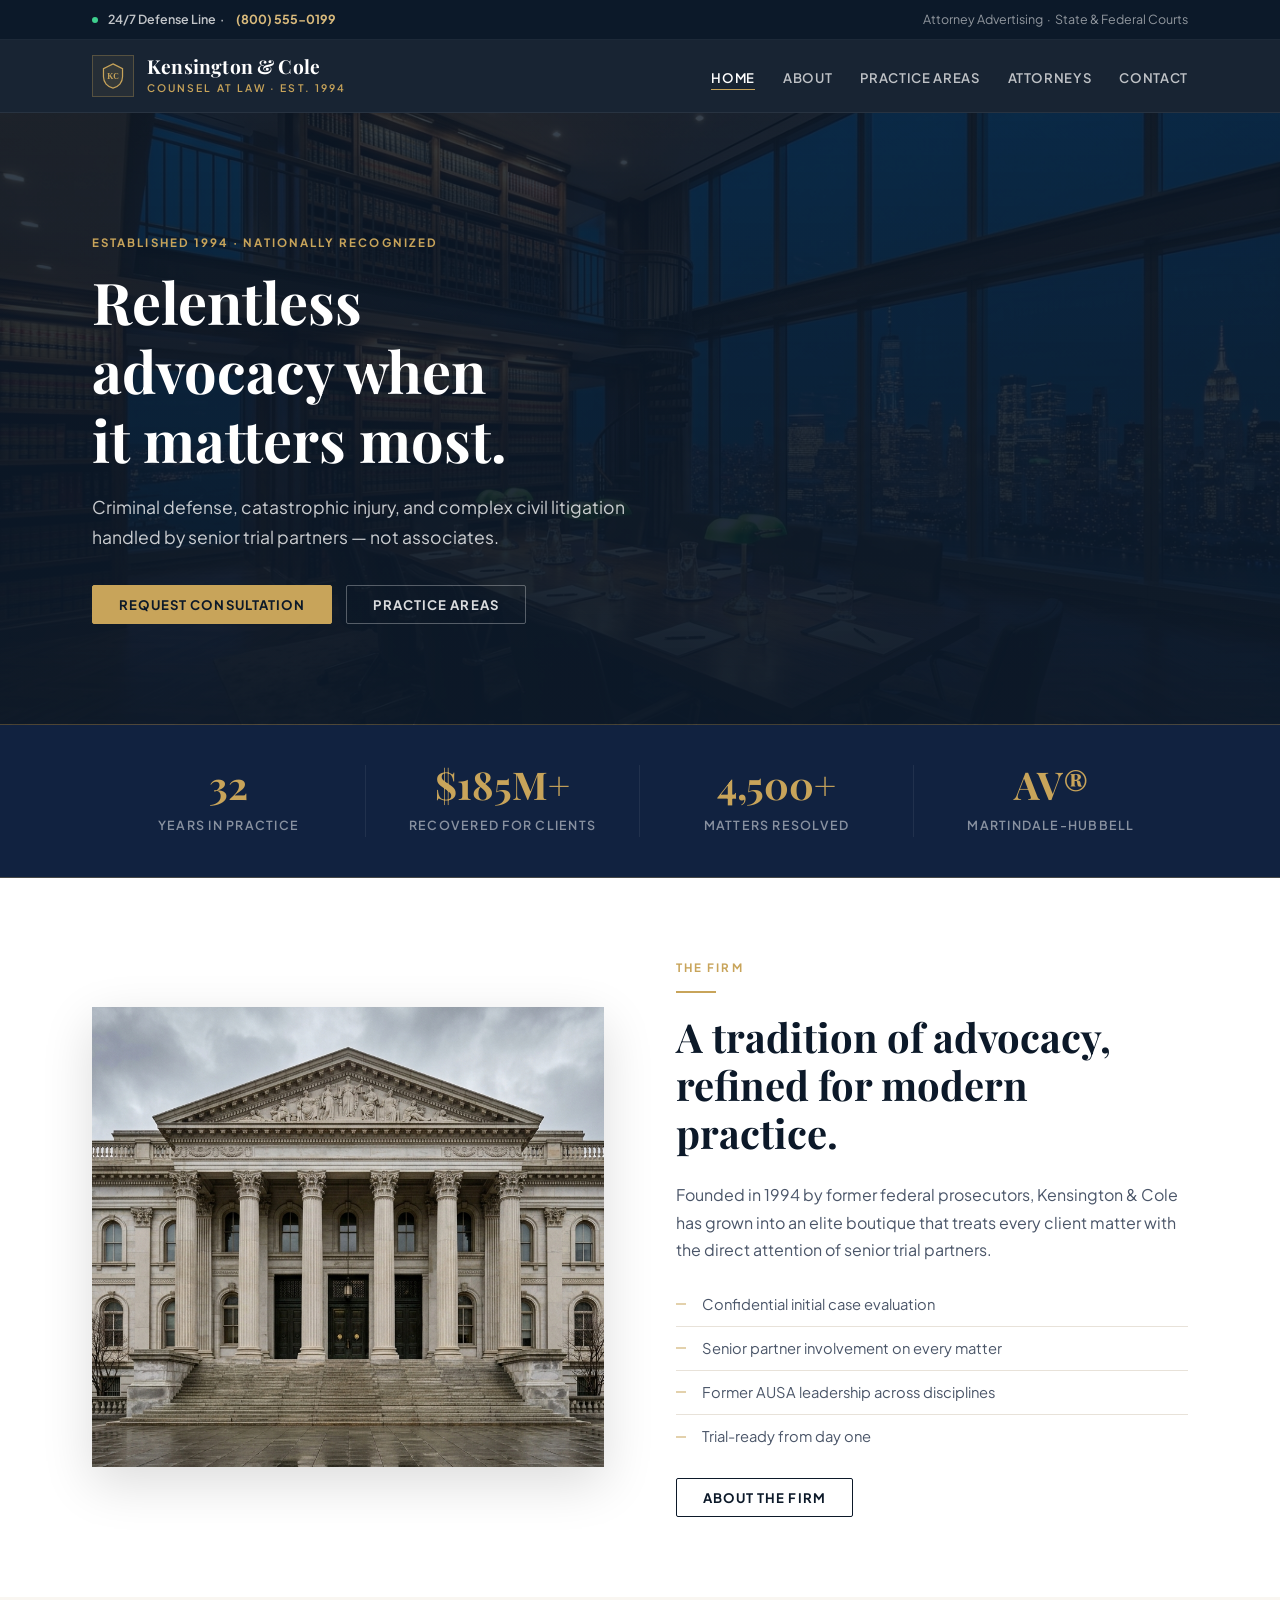
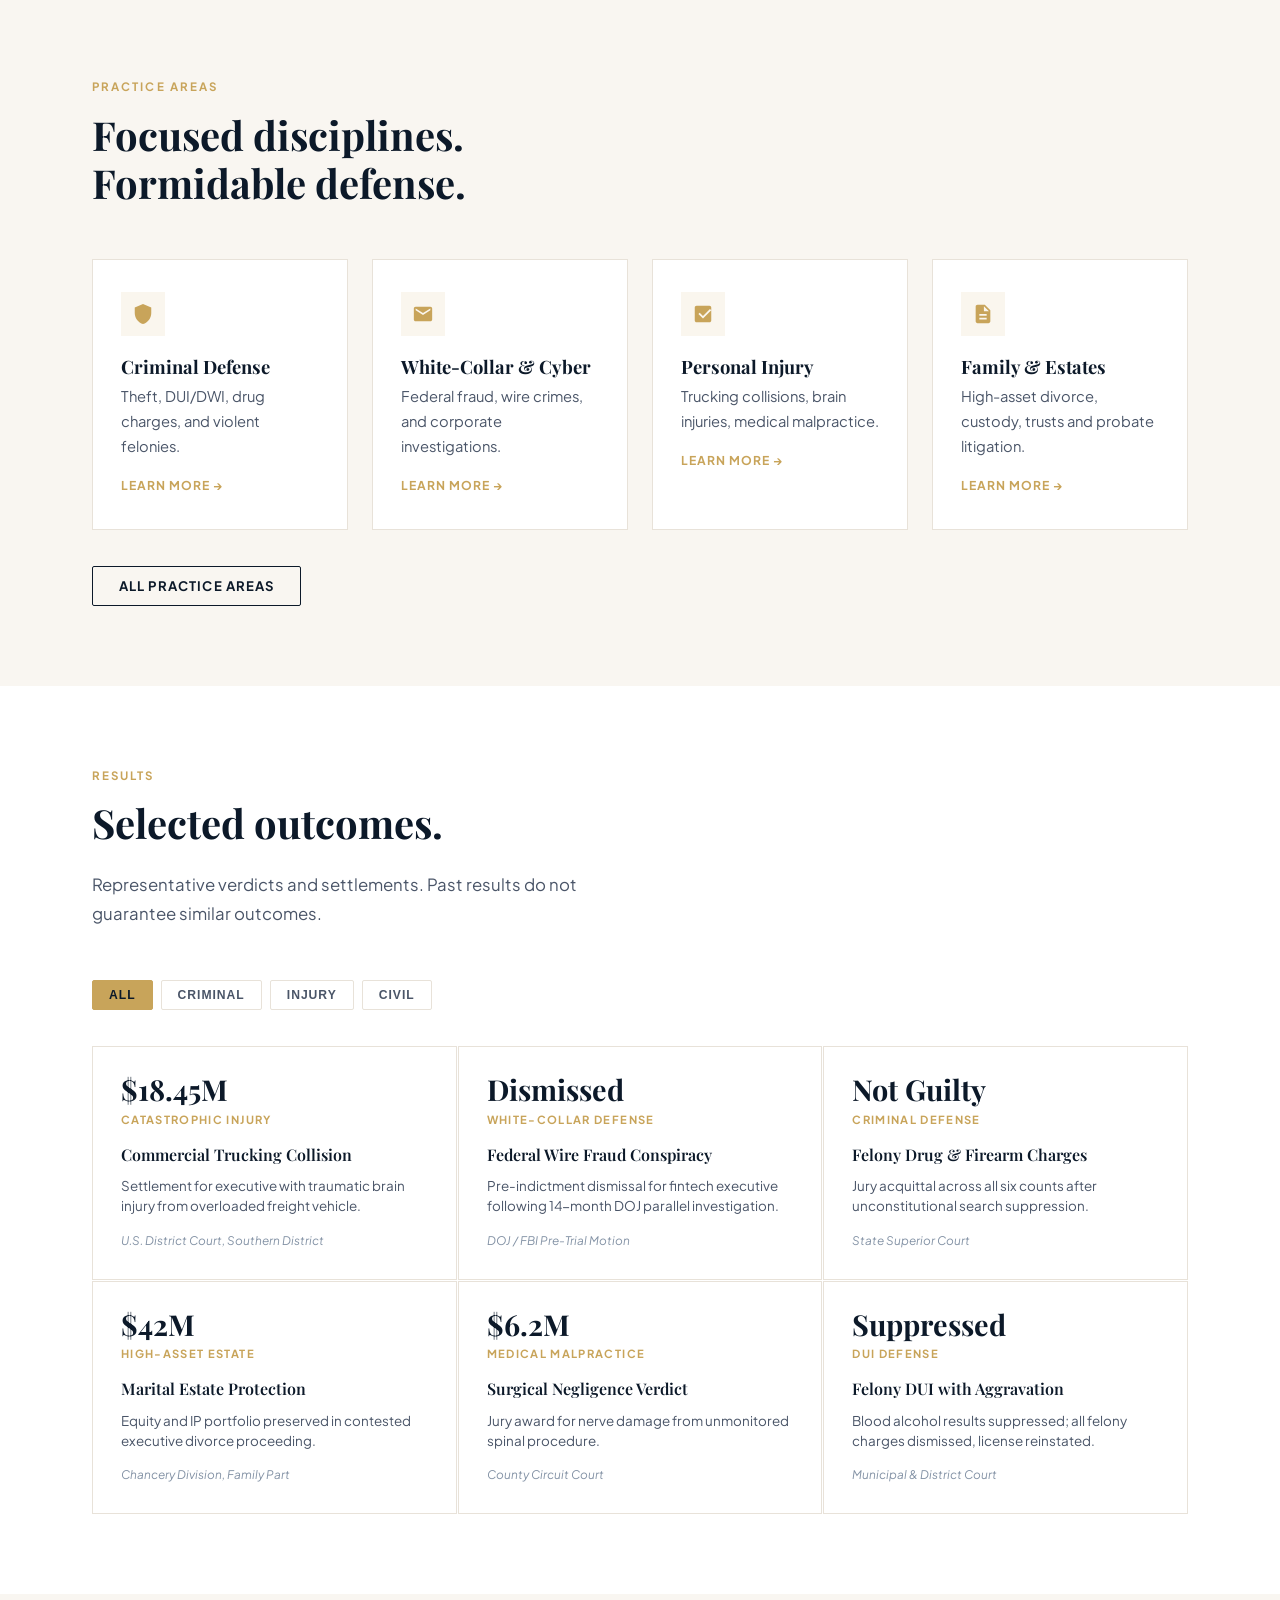
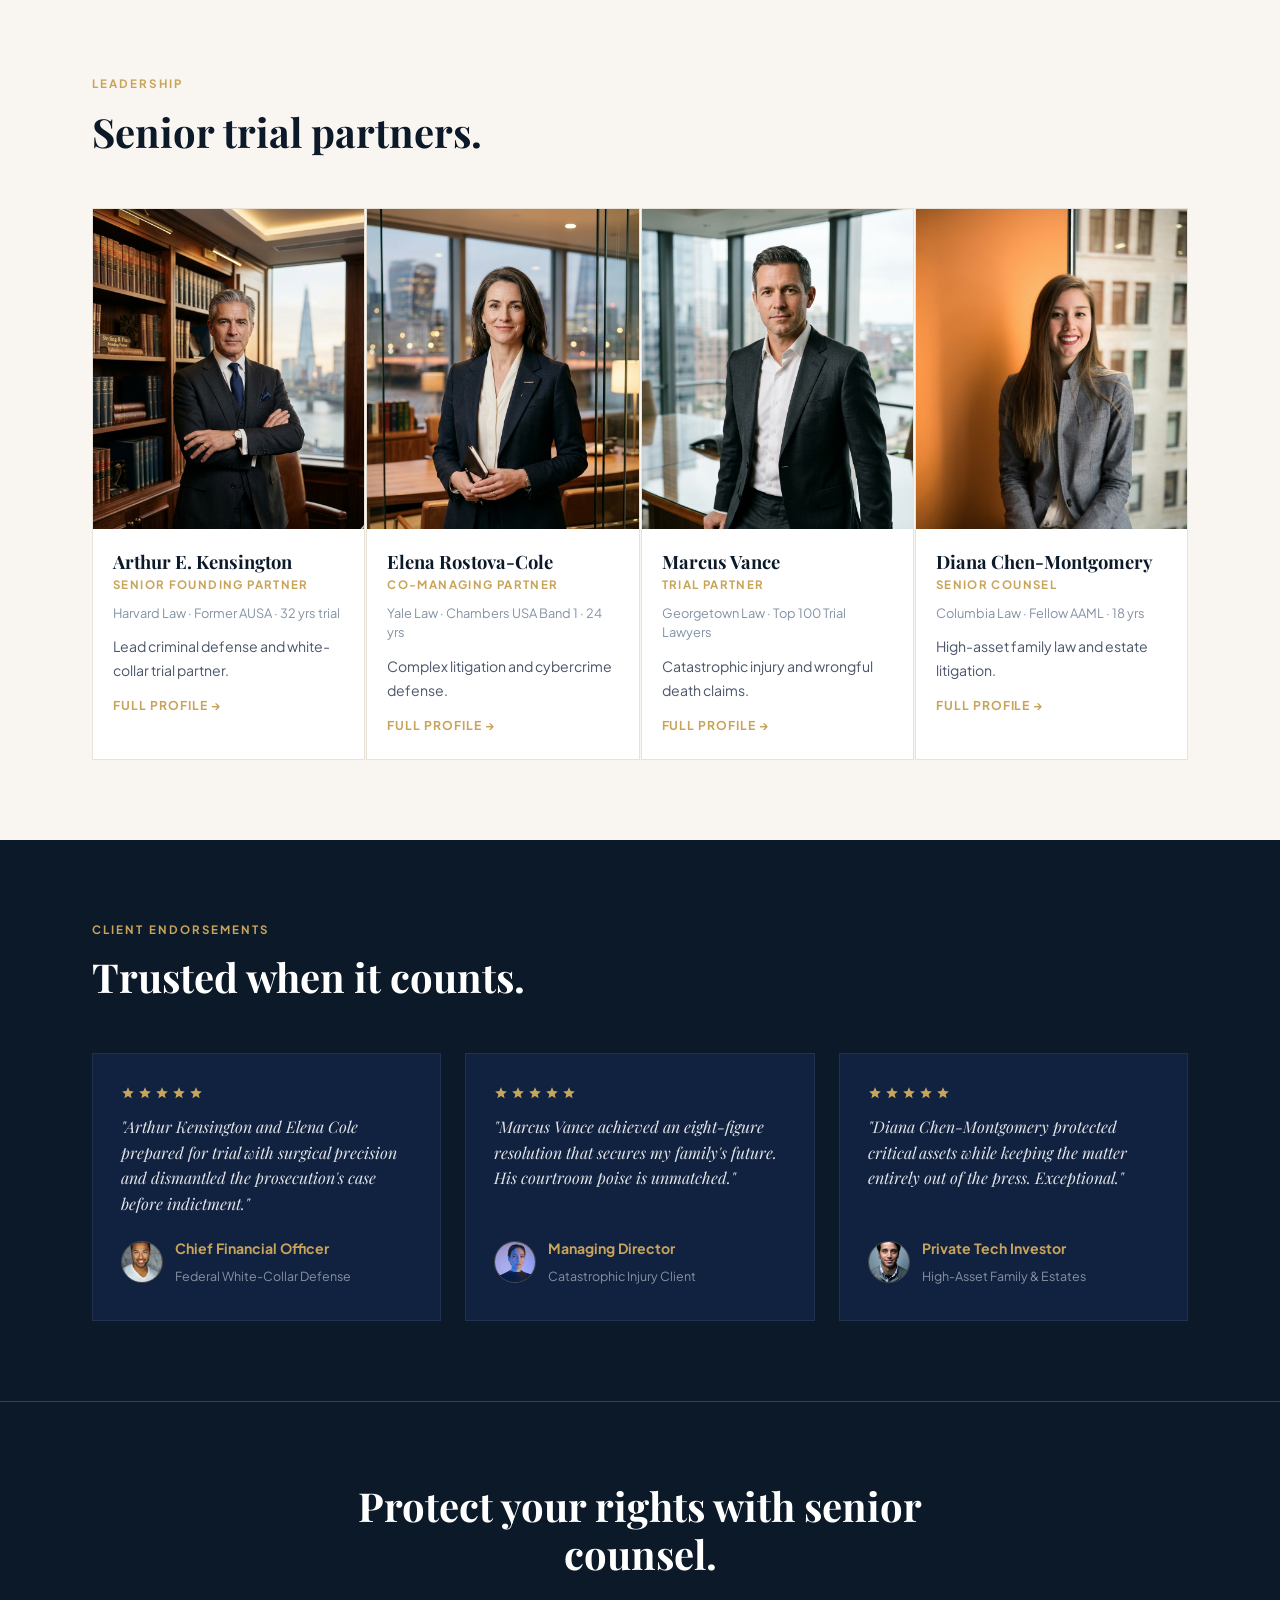
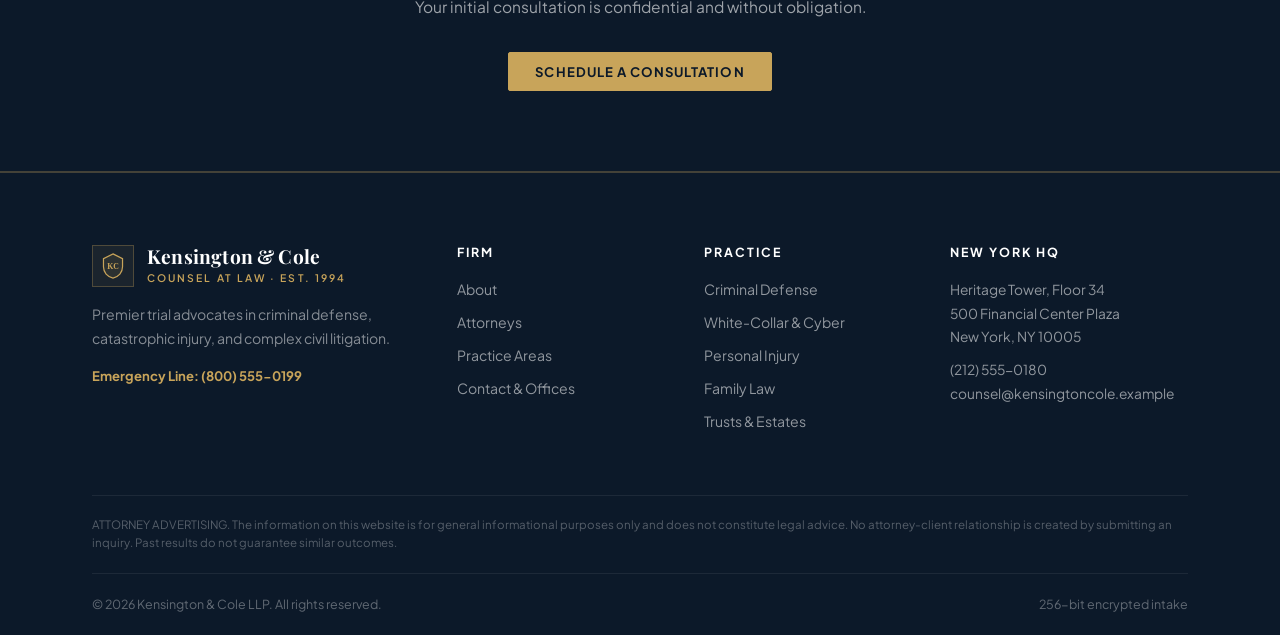
<file: index.html>
<!DOCTYPE html>
<html lang="en">
<head>
  <meta charset="UTF-8" />
  <meta name="viewport" content="width=device-width, initial-scale=1.0" />
  <title>Kensington &amp; Cole LLP — Counsel at Law</title>
  <meta name="description" content="Premier trial advocates in criminal defense, catastrophic injury, and complex civil litigation since 1994." />
  <link rel="preconnect" href="https://fonts.googleapis.com" />
  <link rel="preconnect" href="https://fonts.gstatic.com" crossorigin />
  <link href="https://fonts.googleapis.com/css2?family=Playfair+Display:ital,wght@0,600;0,700;1,500&family=Plus+Jakarta+Sans:wght@400;500;600;700&display=swap" rel="stylesheet" />
  <link rel="stylesheet" href="assets/css/styles.css" />
</head>
<body>
  <a href="#main" class="skip-link">Skip to content</a>

  <!-- Top bar -->
  <div class="topbar">
    <div class="container topbar__inner">
      <div class="topbar__emergency">
        <span class="topbar__dot"></span>
        24/7 Defense Line &nbsp;·&nbsp;
        <a href="tel:+18005550199">(800) 555-0199</a>
      </div>
      <span>Attorney Advertising &nbsp;·&nbsp; State &amp; Federal Courts</span>
    </div>
  </div>

  <!-- Header -->
  <header class="header" id="header">
    <div class="container nav">
      <a class="brand" href="index.html" aria-label="Kensington &amp; Cole home">
        <div class="brand__crest">
          <svg viewBox="0 0 26 30" fill="none" xmlns="http://www.w3.org/2000/svg">
            <path d="M13 1L24 6.5V16C24 22.5 19.5 27.5 13 29C6.5 27.5 2 22.5 2 16V6.5L13 1Z" stroke="#c8a45a" stroke-width="1.4" fill="rgba(200,164,90,0.1)"/>
            <text x="13" y="19" text-anchor="middle" font-family="Georgia,serif" font-size="9" font-weight="700" fill="#c8a45a">KC</text>
          </svg>
        </div>
        <div>
          <div class="brand__name">Kensington &amp; Cole</div>
          <span class="brand__sub">Counsel at Law · Est. 1994</span>
        </div>
      </a>

      <nav aria-label="Main">
        <ul class="nav__links">
          <li><a href="index.html" class="active">Home</a></li>
          <li><a href="about.html">About</a></li>
          <li><a href="practice-areas.html">Practice Areas</a></li>
          <li><a href="attorneys.html">Attorneys</a></li>
          <li><a href="contact.html">Contact</a></li>
        </ul>
      </nav>

      <button class="nav__toggle" aria-label="Toggle menu" aria-expanded="false">
        <span></span><span></span><span></span>
      </button>
    </div>
  </header>

  <main id="main">

    <!-- Hero -->
    <section class="hero">
      <div class="container">
        <div class="hero__inner">
          <span class="eyebrow">Established 1994 · Nationally Recognized</span>
          <h1>Relentless<br />advocacy when<br />it matters most.</h1>
          <p>Criminal defense, catastrophic injury, and complex civil litigation handled by senior trial partners — not associates.</p>
          <div class="hero__actions">
            <a href="contact.html#intake" class="btn btn--gold">Request Consultation</a>
            <a href="practice-areas.html" class="btn btn--ghost">Practice Areas</a>
          </div>
        </div>
      </div>
    </section>

    <!-- Metrics -->
    <div class="metrics">
      <div class="container">
        <div class="metrics__grid">
          <div class="metrics__item">
            <span class="metrics__num">32</span>
            <span class="metrics__label">Years in Practice</span>
          </div>
          <div class="metrics__item">
            <span class="metrics__num">$185M+</span>
            <span class="metrics__label">Recovered for Clients</span>
          </div>
          <div class="metrics__item">
            <span class="metrics__num">4,500+</span>
            <span class="metrics__label">Matters Resolved</span>
          </div>
          <div class="metrics__item">
            <span class="metrics__num">AV®</span>
            <span class="metrics__label">Martindale-Hubbell</span>
          </div>
        </div>
      </div>
    </div>

    <!-- Firm Overview -->
    <section class="section section--white">
      <div class="container">
        <div class="split">
          <img src="assets/images/courthouse.jpg" alt="Federal courthouse" loading="lazy" />
          <div>
            <span class="eyebrow">The Firm</span>
            <span class="rule"></span>
            <h2>A tradition of advocacy, refined for modern practice.</h2>
            <p>Founded in 1994 by former federal prosecutors, Kensington &amp; Cole has grown into an elite boutique that treats every client matter with the direct attention of senior trial partners.</p>
            <ul class="feat-list">
              <li>Confidential initial case evaluation</li>
              <li>Senior partner involvement on every matter</li>
              <li>Former AUSA leadership across disciplines</li>
              <li>Trial-ready from day one</li>
            </ul>
            <a href="about.html" class="btn btn--outline-dark">About the Firm</a>
          </div>
        </div>
      </div>
    </section>

    <!-- Practice Areas -->
    <section class="section section--cream">
      <div class="container">
        <div class="section-head">
          <span class="eyebrow">Practice Areas</span>
          <h2>Focused disciplines.<br />Formidable defense.</h2>
        </div>

        <div class="grid-4 gapped">
          <article class="card">
            <div class="card__icon">
              <svg viewBox="0 0 24 24"><path d="M12 1L3 5v6c0 5.55 3.84 10.74 9 12 5.16-1.26 9-6.45 9-12V5l-9-4z"/></svg>
            </div>
            <h3>Criminal Defense</h3>
            <p>Theft, DUI/DWI, drug charges, and violent felonies.</p>
            <a href="practice-areas.html#theft" class="link-more">Learn more →</a>
          </article>

          <article class="card">
            <div class="card__icon">
              <svg viewBox="0 0 24 24"><path d="M20 4H4c-1.1 0-2 .9-2 2v12c0 1.1.9 2 2 2h16c1.1 0 2-.9 2-2V6c0-1.1-.9-2-2-2zm0 4l-8 5-8-5V6l8 5 8-5v2z"/></svg>
            </div>
            <h3>White-Collar &amp; Cyber</h3>
            <p>Federal fraud, wire crimes, and corporate investigations.</p>
            <a href="practice-areas.html#cyber" class="link-more">Learn more →</a>
          </article>

          <article class="card">
            <div class="card__icon">
              <svg viewBox="0 0 24 24"><path d="M19 3H5c-1.1 0-2 .9-2 2v14c0 1.1.9 2 2 2h14c1.1 0 2-.9 2-2V5c0-1.1-.9-2-2-2zm-7 14l-5-5 1.41-1.41L12 14.17l7.59-7.59L21 8l-9 9z"/></svg>
            </div>
            <h3>Personal Injury</h3>
            <p>Trucking collisions, brain injuries, medical malpractice.</p>
            <a href="practice-areas.html#injury" class="link-more">Learn more →</a>
          </article>

          <article class="card">
            <div class="card__icon">
              <svg viewBox="0 0 24 24"><path d="M14 2H6c-1.1 0-2 .9-2 2v16c0 1.1.9 2 2 2h12c1.1 0 2-.9 2-2V8l-6-6zm2 16H8v-2h8v2zm0-4H8v-2h8v2zm-3-5V3.5L18.5 9H13z"/></svg>
            </div>
            <h3>Family &amp; Estates</h3>
            <p>High-asset divorce, custody, trusts and probate litigation.</p>
            <a href="practice-areas.html#family" class="link-more">Learn more →</a>
          </article>
        </div>

        <div style="margin-top:36px;">
          <a href="practice-areas.html" class="btn btn--outline-dark">All Practice Areas</a>
        </div>
      </div>
    </section>

    <!-- Case Results -->
    <section class="section section--white">
      <div class="container">
        <div class="section-head">
          <span class="eyebrow">Results</span>
          <h2>Selected outcomes.</h2>
          <p>Representative verdicts and settlements. Past results do not guarantee similar outcomes.</p>
        </div>

        <div class="filter-bar">
          <button class="filter-btn active" data-filter="all">All</button>
          <button class="filter-btn" data-filter="criminal">Criminal</button>
          <button class="filter-btn" data-filter="injury">Injury</button>
          <button class="filter-btn" data-filter="civil">Civil</button>
        </div>

        <div class="results-grid">
          <div class="result" data-category="injury">
            <div class="result__amount">$18.45M</div>
            <div class="result__cat">Catastrophic Injury</div>
            <div class="result__title">Commercial Trucking Collision</div>
            <p class="result__desc">Settlement for executive with traumatic brain injury from overloaded freight vehicle.</p>
            <div class="result__court">U.S. District Court, Southern District</div>
          </div>

          <div class="result" data-category="criminal">
            <div class="result__amount">Dismissed</div>
            <div class="result__cat">White-Collar Defense</div>
            <div class="result__title">Federal Wire Fraud Conspiracy</div>
            <p class="result__desc">Pre-indictment dismissal for fintech executive following 14-month DOJ parallel investigation.</p>
            <div class="result__court">DOJ / FBI Pre-Trial Motion</div>
          </div>

          <div class="result" data-category="criminal">
            <div class="result__amount">Not Guilty</div>
            <div class="result__cat">Criminal Defense</div>
            <div class="result__title">Felony Drug &amp; Firearm Charges</div>
            <p class="result__desc">Jury acquittal across all six counts after unconstitutional search suppression.</p>
            <div class="result__court">State Superior Court</div>
          </div>

          <div class="result" data-category="civil">
            <div class="result__amount">$42M</div>
            <div class="result__cat">High-Asset Estate</div>
            <div class="result__title">Marital Estate Protection</div>
            <p class="result__desc">Equity and IP portfolio preserved in contested executive divorce proceeding.</p>
            <div class="result__court">Chancery Division, Family Part</div>
          </div>

          <div class="result" data-category="injury">
            <div class="result__amount">$6.2M</div>
            <div class="result__cat">Medical Malpractice</div>
            <div class="result__title">Surgical Negligence Verdict</div>
            <p class="result__desc">Jury award for nerve damage from unmonitored spinal procedure.</p>
            <div class="result__court">County Circuit Court</div>
          </div>

          <div class="result" data-category="criminal">
            <div class="result__amount">Suppressed</div>
            <div class="result__cat">DUI Defense</div>
            <div class="result__title">Felony DUI with Aggravation</div>
            <p class="result__desc">Blood alcohol results suppressed; all felony charges dismissed, license reinstated.</p>
            <div class="result__court">Municipal &amp; District Court</div>
          </div>
        </div>
      </div>
    </section>

    <!-- Attorneys Snapshot -->
    <section class="section section--cream">
      <div class="container">
        <div class="section-head">
          <span class="eyebrow">Leadership</span>
          <h2>Senior trial partners.</h2>
        </div>

        <div class="attorney-grid">
          <article class="attorney">
            <div class="attorney__img">
              <img src="assets/images/attorney-kensington.jpg" alt="Arthur E. Kensington, Esq." loading="lazy" />
            </div>
            <div class="attorney__body">
              <h3>Arthur E. Kensington</h3>
              <span class="attorney__role">Senior Founding Partner</span>
              <div class="attorney__cred">Harvard Law · Former AUSA · 32 yrs trial</div>
              <p>Lead criminal defense and white-collar trial partner.</p>
              <a href="attorneys.html#kensington" class="attorney__link">Full profile →</a>
            </div>
          </article>

          <article class="attorney">
            <div class="attorney__img">
              <img src="assets/images/attorney-cole.jpg" alt="Elena Rostova-Cole, Esq." loading="lazy" />
            </div>
            <div class="attorney__body">
              <h3>Elena Rostova-Cole</h3>
              <span class="attorney__role">Co-Managing Partner</span>
              <div class="attorney__cred">Yale Law · Chambers USA Band 1 · 24 yrs</div>
              <p>Complex litigation and cybercrime defense.</p>
              <a href="attorneys.html#cole" class="attorney__link">Full profile →</a>
            </div>
          </article>

          <article class="attorney">
            <div class="attorney__img">
              <img src="assets/images/attorney-vance.jpg" alt="Marcus Vance, Esq." loading="lazy" />
            </div>
            <div class="attorney__body">
              <h3>Marcus Vance</h3>
              <span class="attorney__role">Trial Partner</span>
              <div class="attorney__cred">Georgetown Law · Top 100 Trial Lawyers</div>
              <p>Catastrophic injury and wrongful death claims.</p>
              <a href="attorneys.html#vance" class="attorney__link">Full profile →</a>
            </div>
          </article>

          <article class="attorney">
            <div class="attorney__img">
              <img src="assets/images/attorney-chen.jpg" alt="Diana Chen-Montgomery, Esq." loading="lazy" />
            </div>
            <div class="attorney__body">
              <h3>Diana Chen-Montgomery</h3>
              <span class="attorney__role">Senior Counsel</span>
              <div class="attorney__cred">Columbia Law · Fellow AAML · 18 yrs</div>
              <p>High-asset family law and estate litigation.</p>
              <a href="attorneys.html#chen" class="attorney__link">Full profile →</a>
            </div>
          </article>
        </div>
      </div>
    </section>

    <!-- Testimonials -->
    <section class="section section--dark">
      <div class="container">
        <div class="section-head">
          <span class="eyebrow">Client Endorsements</span>
          <h2>Trusted when it counts.</h2>
        </div>

        <div class="grid-3 gapped">
          <div class="quote">
            <div class="quote__stars">
              <svg viewBox="0 0 24 24"><path d="M12 17.27L18.18 21l-1.64-7.03L22 9.24l-7.19-.61L12 2 9.19 8.63 2 9.24l5.46 4.73L5.82 21z"/></svg>
              <svg viewBox="0 0 24 24"><path d="M12 17.27L18.18 21l-1.64-7.03L22 9.24l-7.19-.61L12 2 9.19 8.63 2 9.24l5.46 4.73L5.82 21z"/></svg>
              <svg viewBox="0 0 24 24"><path d="M12 17.27L18.18 21l-1.64-7.03L22 9.24l-7.19-.61L12 2 9.19 8.63 2 9.24l5.46 4.73L5.82 21z"/></svg>
              <svg viewBox="0 0 24 24"><path d="M12 17.27L18.18 21l-1.64-7.03L22 9.24l-7.19-.61L12 2 9.19 8.63 2 9.24l5.46 4.73L5.82 21z"/></svg>
              <svg viewBox="0 0 24 24"><path d="M12 17.27L18.18 21l-1.64-7.03L22 9.24l-7.19-.61L12 2 9.19 8.63 2 9.24l5.46 4.73L5.82 21z"/></svg>
            </div>
            <p>"Arthur Kensington and Elena Cole prepared for trial with surgical precision and dismantled the prosecution's case before indictment."</p>
            <div class="quote__who">
              <img src="assets/images/client-1.jpg" class="quote__avatar" alt="" />
              <div>
                <span class="quote__name">Chief Financial Officer</span>
                <span class="quote__title">Federal White-Collar Defense</span>
              </div>
            </div>
          </div>

          <div class="quote">
            <div class="quote__stars">
              <svg viewBox="0 0 24 24"><path d="M12 17.27L18.18 21l-1.64-7.03L22 9.24l-7.19-.61L12 2 9.19 8.63 2 9.24l5.46 4.73L5.82 21z"/></svg>
              <svg viewBox="0 0 24 24"><path d="M12 17.27L18.18 21l-1.64-7.03L22 9.24l-7.19-.61L12 2 9.19 8.63 2 9.24l5.46 4.73L5.82 21z"/></svg>
              <svg viewBox="0 0 24 24"><path d="M12 17.27L18.18 21l-1.64-7.03L22 9.24l-7.19-.61L12 2 9.19 8.63 2 9.24l5.46 4.73L5.82 21z"/></svg>
              <svg viewBox="0 0 24 24"><path d="M12 17.27L18.18 21l-1.64-7.03L22 9.24l-7.19-.61L12 2 9.19 8.63 2 9.24l5.46 4.73L5.82 21z"/></svg>
              <svg viewBox="0 0 24 24"><path d="M12 17.27L18.18 21l-1.64-7.03L22 9.24l-7.19-.61L12 2 9.19 8.63 2 9.24l5.46 4.73L5.82 21z"/></svg>
            </div>
            <p>"Marcus Vance achieved an eight-figure resolution that secures my family's future. His courtroom poise is unmatched."</p>
            <div class="quote__who">
              <img src="assets/images/client-2.jpg" class="quote__avatar" alt="" />
              <div>
                <span class="quote__name">Managing Director</span>
                <span class="quote__title">Catastrophic Injury Client</span>
              </div>
            </div>
          </div>

          <div class="quote">
            <div class="quote__stars">
              <svg viewBox="0 0 24 24"><path d="M12 17.27L18.18 21l-1.64-7.03L22 9.24l-7.19-.61L12 2 9.19 8.63 2 9.24l5.46 4.73L5.82 21z"/></svg>
              <svg viewBox="0 0 24 24"><path d="M12 17.27L18.18 21l-1.64-7.03L22 9.24l-7.19-.61L12 2 9.19 8.63 2 9.24l5.46 4.73L5.82 21z"/></svg>
              <svg viewBox="0 0 24 24"><path d="M12 17.27L18.18 21l-1.64-7.03L22 9.24l-7.19-.61L12 2 9.19 8.63 2 9.24l5.46 4.73L5.82 21z"/></svg>
              <svg viewBox="0 0 24 24"><path d="M12 17.27L18.18 21l-1.64-7.03L22 9.24l-7.19-.61L12 2 9.19 8.63 2 9.24l5.46 4.73L5.82 21z"/></svg>
              <svg viewBox="0 0 24 24"><path d="M12 17.27L18.18 21l-1.64-7.03L22 9.24l-7.19-.61L12 2 9.19 8.63 2 9.24l5.46 4.73L5.82 21z"/></svg>
            </div>
            <p>"Diana Chen-Montgomery protected critical assets while keeping the matter entirely out of the press. Exceptional."</p>
            <div class="quote__who">
              <img src="assets/images/client-3.jpg" class="quote__avatar" alt="" />
              <div>
                <span class="quote__name">Private Tech Investor</span>
                <span class="quote__title">High-Asset Family &amp; Estates</span>
              </div>
            </div>
          </div>
        </div>
      </div>
    </section>

    <!-- CTA -->
    <div class="cta-band">
      <div class="container">
        <h2>Protect your rights with senior counsel.</h2>
        <p>Your initial consultation is confidential and without obligation.</p>
        <a href="contact.html#intake" class="btn btn--gold">Schedule a Consultation</a>
      </div>
    </div>

  </main>

  <!-- Footer -->
  <footer class="footer">
    <div class="container">
      <div class="footer__grid">
        <div class="footer__about">
          <div class="brand" style="margin-bottom:16px;">
            <div class="brand__crest">
              <svg viewBox="0 0 26 30" fill="none"><path d="M13 1L24 6.5V16C24 22.5 19.5 27.5 13 29C6.5 27.5 2 22.5 2 16V6.5L13 1Z" stroke="#c8a45a" stroke-width="1.4" fill="rgba(200,164,90,0.1)"/><text x="13" y="19" text-anchor="middle" font-family="Georgia,serif" font-size="9" font-weight="700" fill="#c8a45a">KC</text></svg>
            </div>
            <div>
              <div class="brand__name">Kensington &amp; Cole</div>
              <span class="brand__sub">Counsel at Law · Est. 1994</span>
            </div>
          </div>
          <p>Premier trial advocates in criminal defense, catastrophic injury, and complex civil litigation.</p>
          <span class="emergency">Emergency Line: (800) 555-0199</span>
        </div>

        <div>
          <h4>Firm</h4>
          <a href="about.html">About</a>
          <a href="attorneys.html">Attorneys</a>
          <a href="practice-areas.html">Practice Areas</a>
          <a href="contact.html">Contact &amp; Offices</a>
        </div>

        <div>
          <h4>Practice</h4>
          <a href="practice-areas.html#theft">Criminal Defense</a>
          <a href="practice-areas.html#cyber">White-Collar &amp; Cyber</a>
          <a href="practice-areas.html#injury">Personal Injury</a>
          <a href="practice-areas.html#family">Family Law</a>
          <a href="practice-areas.html#estates">Trusts &amp; Estates</a>
        </div>

        <div>
          <h4>New York HQ</h4>
          <p style="font-size:.86rem;color:rgba(255,255,255,.55);line-height:1.7;margin-bottom:10px;">Heritage Tower, Floor 34<br />500 Financial Center Plaza<br />New York, NY 10005</p>
          <p style="font-size:.86rem;color:rgba(255,255,255,.55);">(212) 555-0180<br />counsel@kensingtoncole.example</p>
        </div>
      </div>

      <div class="footer__ethics">
        ATTORNEY ADVERTISING. The information on this website is for general informational purposes only and does not constitute legal advice. No attorney-client relationship is created by submitting an inquiry. Past results do not guarantee similar outcomes.
      </div>

      <div class="footer__bottom">
        <span>&copy; <span data-year>2026</span> Kensington &amp; Cole LLP. All rights reserved.</span>
        <span>256-bit encrypted intake</span>
      </div>
    </div>
  </footer>

  <!-- Consultation Modal -->
  <div id="modal" class="modal-overlay" role="dialog" aria-modal="true" aria-labelledby="modal-title">
    <div class="modal">
      <button class="modal-close" data-close-modal aria-label="Close">&times;</button>
      <span class="eyebrow">Confidential Intake</span>
      <h2 id="modal-title">Case Evaluation</h2>
      <p>Protected by attorney-client privilege. A senior partner reviews every inquiry within one business day.</p>
      <form data-intake-form novalidate>
        <div class="field-row">
          <div class="field"><label for="m-name">Full Name *</label><input id="m-name" type="text" name="name" placeholder="Jane Doe" required /></div>
          <div class="field"><label for="m-phone">Phone *</label><input id="m-phone" type="tel" name="phone" placeholder="(555) 000-0000" required /></div>
        </div>
        <div class="field"><label for="m-email">Email *</label><input id="m-email" type="email" name="email" placeholder="jane@example.com" required /></div>
        <div class="field">
          <label for="m-area">Practice Area</label>
          <select id="m-area" name="area">
            <option value="">Select…</option>
            <option>Criminal Defense</option>
            <option>DUI / DWI</option>
            <option>Drug Crimes</option>
            <option>White-Collar &amp; Cybercrime</option>
            <option>Personal Injury</option>
            <option>Family Law</option>
            <option>Trusts &amp; Estates</option>
          </select>
        </div>
        <div class="field"><label for="m-msg">Brief Summary *</label><textarea id="m-msg" name="message" rows="4" placeholder="Describe your matter briefly…" required></textarea></div>
        <div class="field-check">
          <input type="checkbox" id="m-consent" name="consent" required />
          <label for="m-consent">I understand this form does not create an attorney-client relationship until a written engagement letter is signed.</label>
        </div>
        <button type="submit" class="btn btn--gold" style="width:100%;justify-content:center;">Submit Inquiry</button>
        <div class="form-msg" role="status" aria-live="polite"></div>
      </form>
    </div>
  </div>

  <script src="assets/js/main.js"></script>
</body>
</html>
</file>
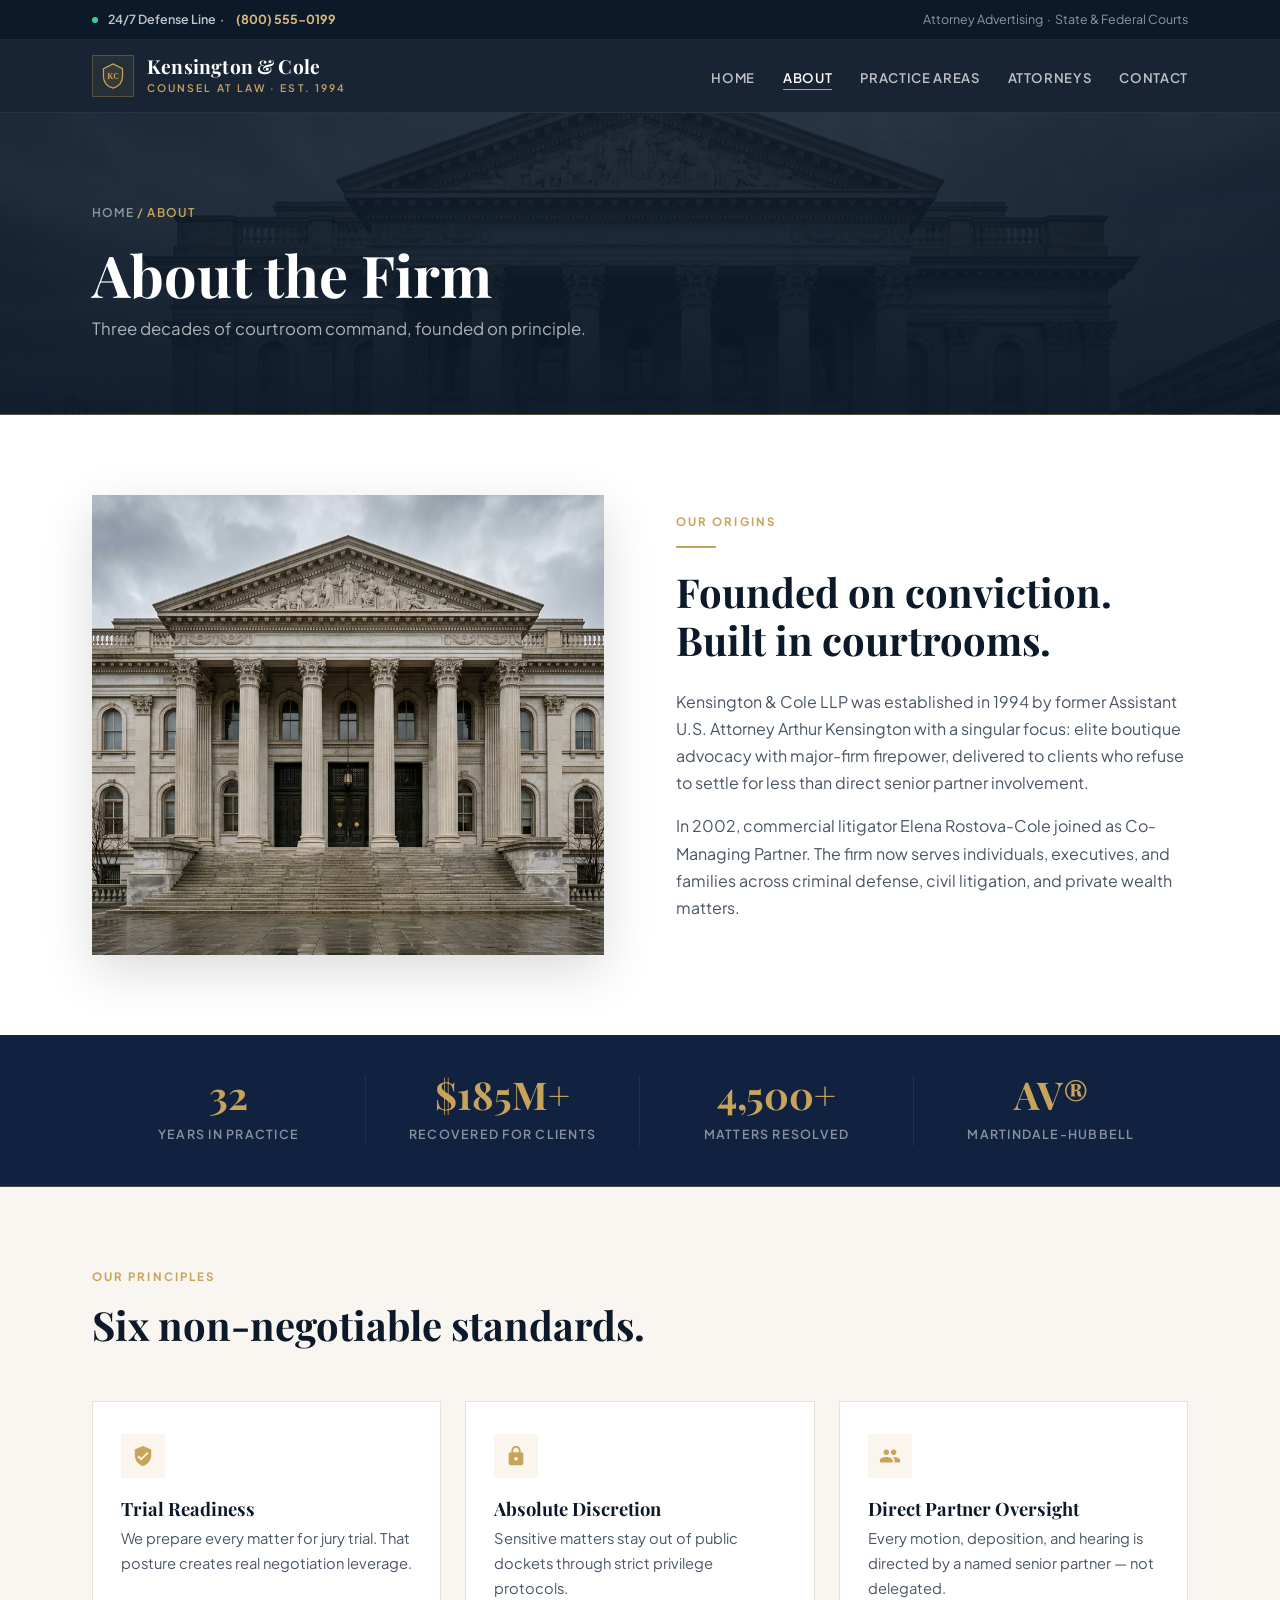
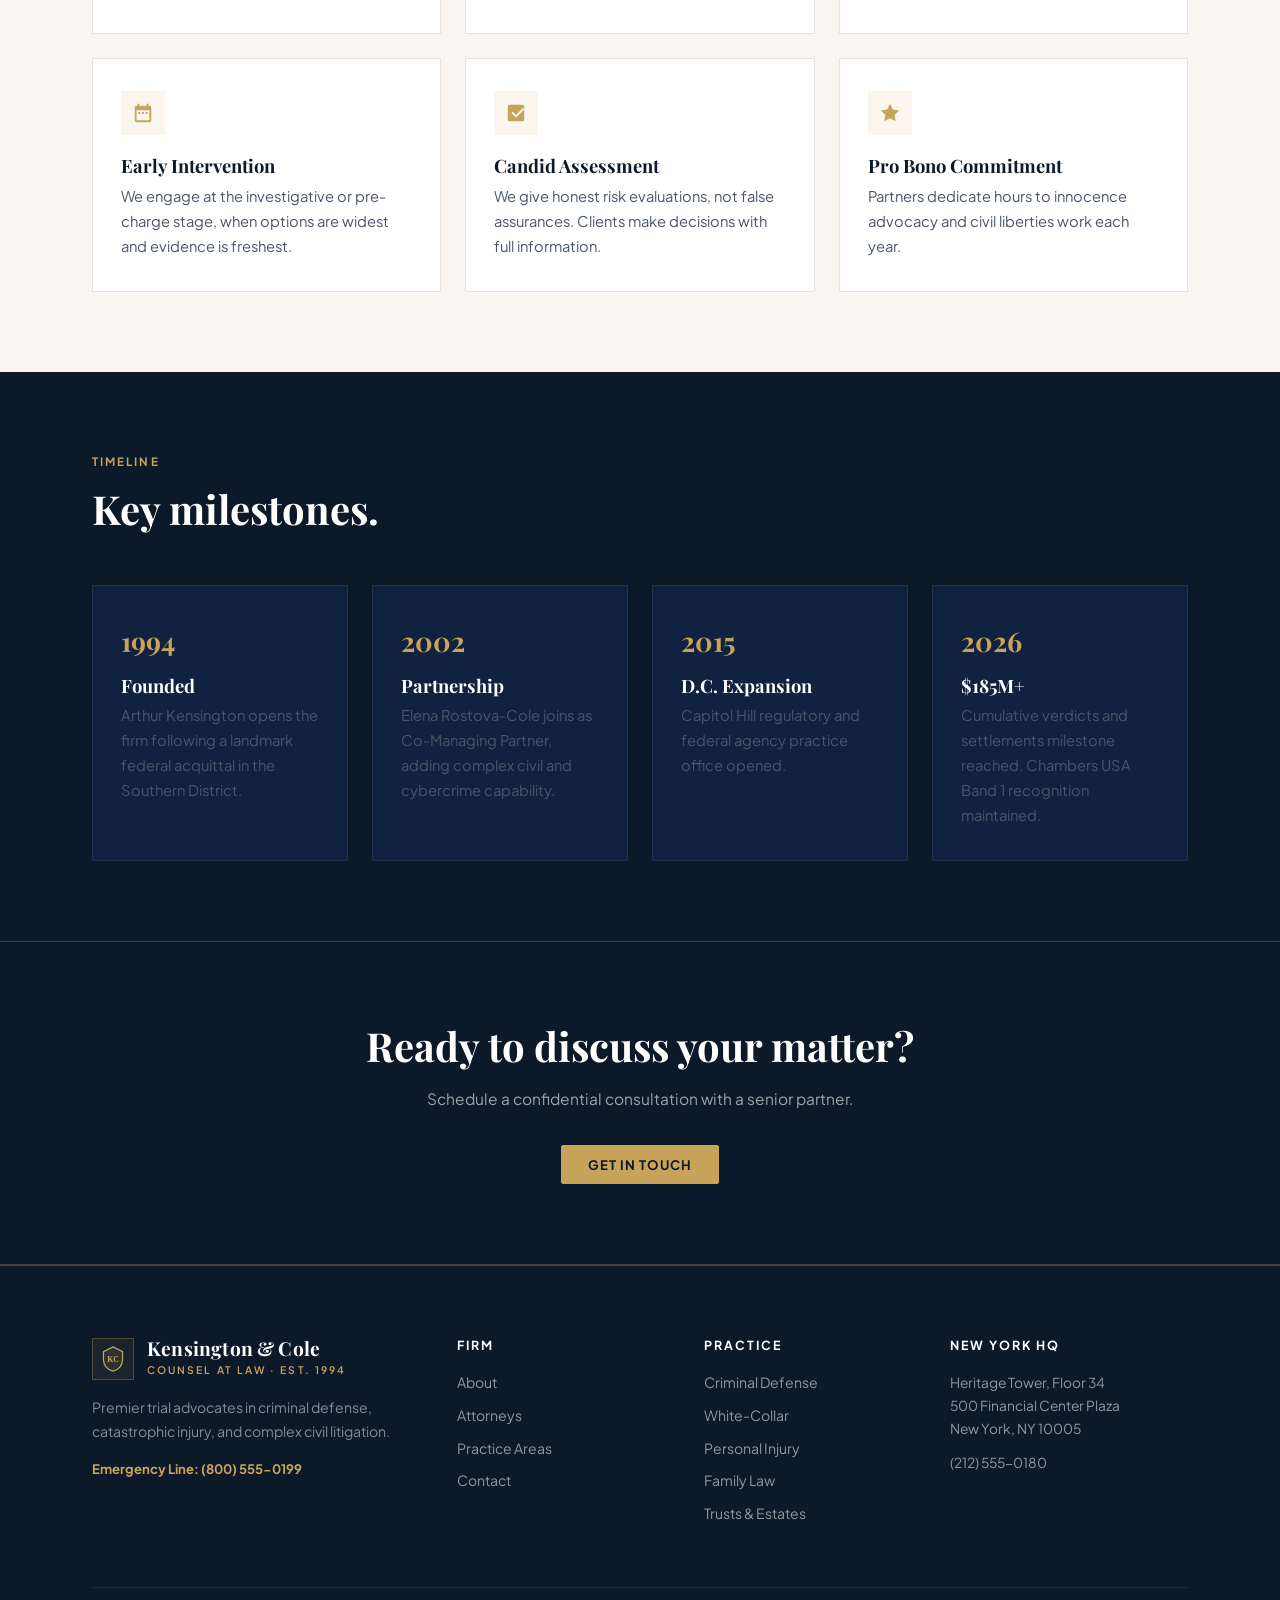
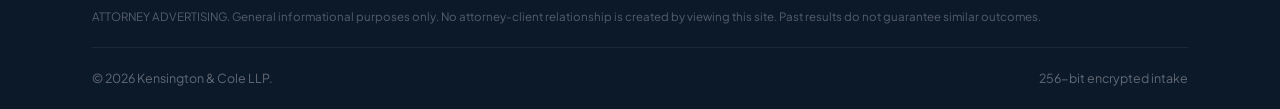
<file: about.html>
<!DOCTYPE html>
<html lang="en">
<head>
  <meta charset="UTF-8" />
  <meta name="viewport" content="width=device-width, initial-scale=1.0" />
  <title>About — Kensington &amp; Cole LLP</title>
  <meta name="description" content="Three decades of courtroom advocacy. Learn about the heritage, mission, and principles of Kensington &amp; Cole LLP." />
  <link rel="preconnect" href="https://fonts.googleapis.com" />
  <link rel="preconnect" href="https://fonts.gstatic.com" crossorigin />
  <link href="https://fonts.googleapis.com/css2?family=Playfair+Display:ital,wght@0,600;0,700;1,500&family=Plus+Jakarta+Sans:wght@400;500;600;700&display=swap" rel="stylesheet" />
  <link rel="stylesheet" href="assets/css/styles.css" />
</head>
<body>
  <a href="#main" class="skip-link">Skip to content</a>

  <div class="topbar">
    <div class="container topbar__inner">
      <div class="topbar__emergency">
        <span class="topbar__dot"></span>
        24/7 Defense Line &nbsp;·&nbsp;
        <a href="tel:+18005550199">(800) 555-0199</a>
      </div>
      <span>Attorney Advertising &nbsp;·&nbsp; State &amp; Federal Courts</span>
    </div>
  </div>

  <header class="header" id="header">
    <div class="container nav">
      <a class="brand" href="index.html" aria-label="Home">
        <div class="brand__crest">
          <svg viewBox="0 0 26 30" fill="none"><path d="M13 1L24 6.5V16C24 22.5 19.5 27.5 13 29C6.5 27.5 2 22.5 2 16V6.5L13 1Z" stroke="#c8a45a" stroke-width="1.4" fill="rgba(200,164,90,0.1)"/><text x="13" y="19" text-anchor="middle" font-family="Georgia,serif" font-size="9" font-weight="700" fill="#c8a45a">KC</text></svg>
        </div>
        <div>
          <div class="brand__name">Kensington &amp; Cole</div>
          <span class="brand__sub">Counsel at Law · Est. 1994</span>
        </div>
      </a>
      <nav aria-label="Main">
        <ul class="nav__links">
          <li><a href="index.html">Home</a></li>
          <li><a href="about.html" class="active">About</a></li>
          <li><a href="practice-areas.html">Practice Areas</a></li>
          <li><a href="attorneys.html">Attorneys</a></li>
          <li><a href="contact.html">Contact</a></li>
        </ul>
      </nav>
      <button class="nav__toggle" aria-label="Toggle menu" aria-expanded="false"><span></span><span></span><span></span></button>
    </div>
  </header>

  <main id="main">

    <div class="pagehero">
      <div class="container">
        <div class="crumb"><a href="index.html">Home</a> / About</div>
        <h1>About the Firm</h1>
        <p>Three decades of courtroom command, founded on principle.</p>
      </div>
    </div>

    <!-- Heritage -->
    <section class="section section--white">
      <div class="container">
        <div class="split">
          <img src="assets/images/courthouse.jpg" alt="Federal courthouse" loading="lazy" />
          <div>
            <span class="eyebrow">Our Origins</span>
            <span class="rule"></span>
            <h2>Founded on conviction. Built in courtrooms.</h2>
            <p>Kensington &amp; Cole LLP was established in 1994 by former Assistant U.S. Attorney Arthur Kensington with a singular focus: elite boutique advocacy with major-firm firepower, delivered to clients who refuse to settle for less than direct senior partner involvement.</p>
            <p>In 2002, commercial litigator Elena Rostova-Cole joined as Co-Managing Partner. The firm now serves individuals, executives, and families across criminal defense, civil litigation, and private wealth matters.</p>
          </div>
        </div>
      </div>
    </section>

    <!-- Metrics -->
    <div class="metrics">
      <div class="container">
        <div class="metrics__grid">
          <div class="metrics__item"><span class="metrics__num">32</span><span class="metrics__label">Years in Practice</span></div>
          <div class="metrics__item"><span class="metrics__num">$185M+</span><span class="metrics__label">Recovered for Clients</span></div>
          <div class="metrics__item"><span class="metrics__num">4,500+</span><span class="metrics__label">Matters Resolved</span></div>
          <div class="metrics__item"><span class="metrics__num">AV®</span><span class="metrics__label">Martindale-Hubbell</span></div>
        </div>
      </div>
    </div>

    <!-- Principles -->
    <section class="section section--cream">
      <div class="container">
        <div class="section-head">
          <span class="eyebrow">Our Principles</span>
          <h2>Six non-negotiable standards.</h2>
        </div>
        <div class="grid-3 gapped">
          <div class="card">
            <div class="card__icon"><svg viewBox="0 0 24 24"><path d="M12 1L3 5v6c0 5.55 3.84 10.74 9 12 5.16-1.26 9-6.45 9-12V5l-9-4zm-2 16l-4-4 1.41-1.41L10 14.17l6.59-6.59L18 9l-8 8z"/></svg></div>
            <h3>Trial Readiness</h3>
            <p>We prepare every matter for jury trial. That posture creates real negotiation leverage.</p>
          </div>
          <div class="card">
            <div class="card__icon"><svg viewBox="0 0 24 24"><path d="M18 8h-1V6c0-2.76-2.24-5-5-5S7 3.24 7 6v2H6c-1.1 0-2 .9-2 2v10c0 1.1.9 2 2 2h12c1.1 0 2-.9 2-2V10c0-1.1-.9-2-2-2zm-6 9c-1.1 0-2-.9-2-2s.9-2 2-2 2 .9 2 2-.9 2-2 2zm3.1-9H8.9V6c0-1.71 1.39-3.1 3.1-3.1 1.71 0 3.1 1.39 3.1 3.1v2z"/></svg></div>
            <h3>Absolute Discretion</h3>
            <p>Sensitive matters stay out of public dockets through strict privilege protocols.</p>
          </div>
          <div class="card">
            <div class="card__icon"><svg viewBox="0 0 24 24"><path d="M16 11c1.66 0 2.99-1.34 2.99-3S17.66 5 16 5c-1.66 0-3 1.34-3 3s1.34 3 3 3zm-8 0c1.66 0 2.99-1.34 2.99-3S9.66 5 8 5C6.34 5 5 6.34 5 8s1.34 3 3 3zm0 2c-2.33 0-7 1.17-7 3.5V19h14v-2.5c0-2.33-4.67-3.5-7-3.5zm8 0c-.29 0-.62.02-.97.05 1.16.84 1.97 1.97 1.97 3.45V19h6v-2.5c0-2.33-4.67-3.5-7-3.5z"/></svg></div>
            <h3>Direct Partner Oversight</h3>
            <p>Every motion, deposition, and hearing is directed by a named senior partner — not delegated.</p>
          </div>
          <div class="card">
            <div class="card__icon"><svg viewBox="0 0 24 24"><path d="M9 11H7v2h2v-2zm4 0h-2v2h2v-2zm4 0h-2v2h2v-2zm2-7h-1V2h-2v2H8V2H6v2H5c-1.11 0-1.99.9-1.99 2L3 20c0 1.1.89 2 2 2h14c1.1 0 2-.9 2-2V6c0-1.1-.9-2-2-2zm0 16H5V9h14v11z"/></svg></div>
            <h3>Early Intervention</h3>
            <p>We engage at the investigative or pre-charge stage, when options are widest and evidence is freshest.</p>
          </div>
          <div class="card">
            <div class="card__icon"><svg viewBox="0 0 24 24"><path d="M19 3H5c-1.1 0-2 .9-2 2v14c0 1.1.9 2 2 2h14c1.1 0 2-.9 2-2V5c0-1.1-.9-2-2-2zm-7 14l-5-5 1.41-1.41L12 14.17l7.59-7.59L21 8l-9 9z"/></svg></div>
            <h3>Candid Assessment</h3>
            <p>We give honest risk evaluations, not false assurances. Clients make decisions with full information.</p>
          </div>
          <div class="card">
            <div class="card__icon"><svg viewBox="0 0 24 24"><path d="M12 2l3.09 6.26L22 9.27l-5 4.87 1.18 6.88L12 17.77l-6.18 3.25L7 14.14 2 9.27l6.91-1.01L12 2z"/></svg></div>
            <h3>Pro Bono Commitment</h3>
            <p>Partners dedicate hours to innocence advocacy and civil liberties work each year.</p>
          </div>
        </div>
      </div>
    </section>

    <!-- Milestones -->
    <section class="section section--dark">
      <div class="container">
        <div class="section-head">
          <span class="eyebrow">Timeline</span>
          <h2>Key milestones.</h2>
        </div>
        <div class="grid-4 gapped">
          <div class="card card--dark">
            <div style="font-family:'Playfair Display',serif;font-size:1.7rem;color:var(--gold);font-weight:700;margin-bottom:10px;">1994</div>
            <h3>Founded</h3>
            <p>Arthur Kensington opens the firm following a landmark federal acquittal in the Southern District.</p>
          </div>
          <div class="card card--dark">
            <div style="font-family:'Playfair Display',serif;font-size:1.7rem;color:var(--gold);font-weight:700;margin-bottom:10px;">2002</div>
            <h3>Partnership</h3>
            <p>Elena Rostova-Cole joins as Co-Managing Partner, adding complex civil and cybercrime capability.</p>
          </div>
          <div class="card card--dark">
            <div style="font-family:'Playfair Display',serif;font-size:1.7rem;color:var(--gold);font-weight:700;margin-bottom:10px;">2015</div>
            <h3>D.C. Expansion</h3>
            <p>Capitol Hill regulatory and federal agency practice office opened.</p>
          </div>
          <div class="card card--dark">
            <div style="font-family:'Playfair Display',serif;font-size:1.7rem;color:var(--gold);font-weight:700;margin-bottom:10px;">2026</div>
            <h3>$185M+</h3>
            <p>Cumulative verdicts and settlements milestone reached. Chambers USA Band 1 recognition maintained.</p>
          </div>
        </div>
      </div>
    </section>

    <div class="cta-band">
      <div class="container">
        <h2>Ready to discuss your matter?</h2>
        <p>Schedule a confidential consultation with a senior partner.</p>
        <a href="contact.html#intake" class="btn btn--gold">Get in Touch</a>
      </div>
    </div>

  </main>

  <footer class="footer">
    <div class="container">
      <div class="footer__grid">
        <div class="footer__about">
          <div class="brand" style="margin-bottom:16px;">
            <div class="brand__crest"><svg viewBox="0 0 26 30" fill="none"><path d="M13 1L24 6.5V16C24 22.5 19.5 27.5 13 29C6.5 27.5 2 22.5 2 16V6.5L13 1Z" stroke="#c8a45a" stroke-width="1.4" fill="rgba(200,164,90,0.1)"/><text x="13" y="19" text-anchor="middle" font-family="Georgia,serif" font-size="9" font-weight="700" fill="#c8a45a">KC</text></svg></div>
            <div><div class="brand__name">Kensington &amp; Cole</div><span class="brand__sub">Counsel at Law · Est. 1994</span></div>
          </div>
          <p>Premier trial advocates in criminal defense, catastrophic injury, and complex civil litigation.</p>
          <span class="emergency">Emergency Line: (800) 555-0199</span>
        </div>
        <div>
          <h4>Firm</h4>
          <a href="about.html">About</a>
          <a href="attorneys.html">Attorneys</a>
          <a href="practice-areas.html">Practice Areas</a>
          <a href="contact.html">Contact</a>
        </div>
        <div>
          <h4>Practice</h4>
          <a href="practice-areas.html#theft">Criminal Defense</a>
          <a href="practice-areas.html#cyber">White-Collar</a>
          <a href="practice-areas.html#injury">Personal Injury</a>
          <a href="practice-areas.html#family">Family Law</a>
          <a href="practice-areas.html#estates">Trusts &amp; Estates</a>
        </div>
        <div>
          <h4>New York HQ</h4>
          <p style="font-size:.86rem;color:rgba(255,255,255,.55);line-height:1.7;margin-bottom:10px;">Heritage Tower, Floor 34<br />500 Financial Center Plaza<br />New York, NY 10005</p>
          <p style="font-size:.86rem;color:rgba(255,255,255,.55);">(212) 555-0180</p>
        </div>
      </div>
      <div class="footer__ethics">ATTORNEY ADVERTISING. General informational purposes only. No attorney-client relationship is created by viewing this site. Past results do not guarantee similar outcomes.</div>
      <div class="footer__bottom"><span>&copy; <span data-year>2026</span> Kensington &amp; Cole LLP.</span><span>256-bit encrypted intake</span></div>
    </div>
  </footer>

  <script src="assets/js/main.js"></script>
</body>
</html>
</file>
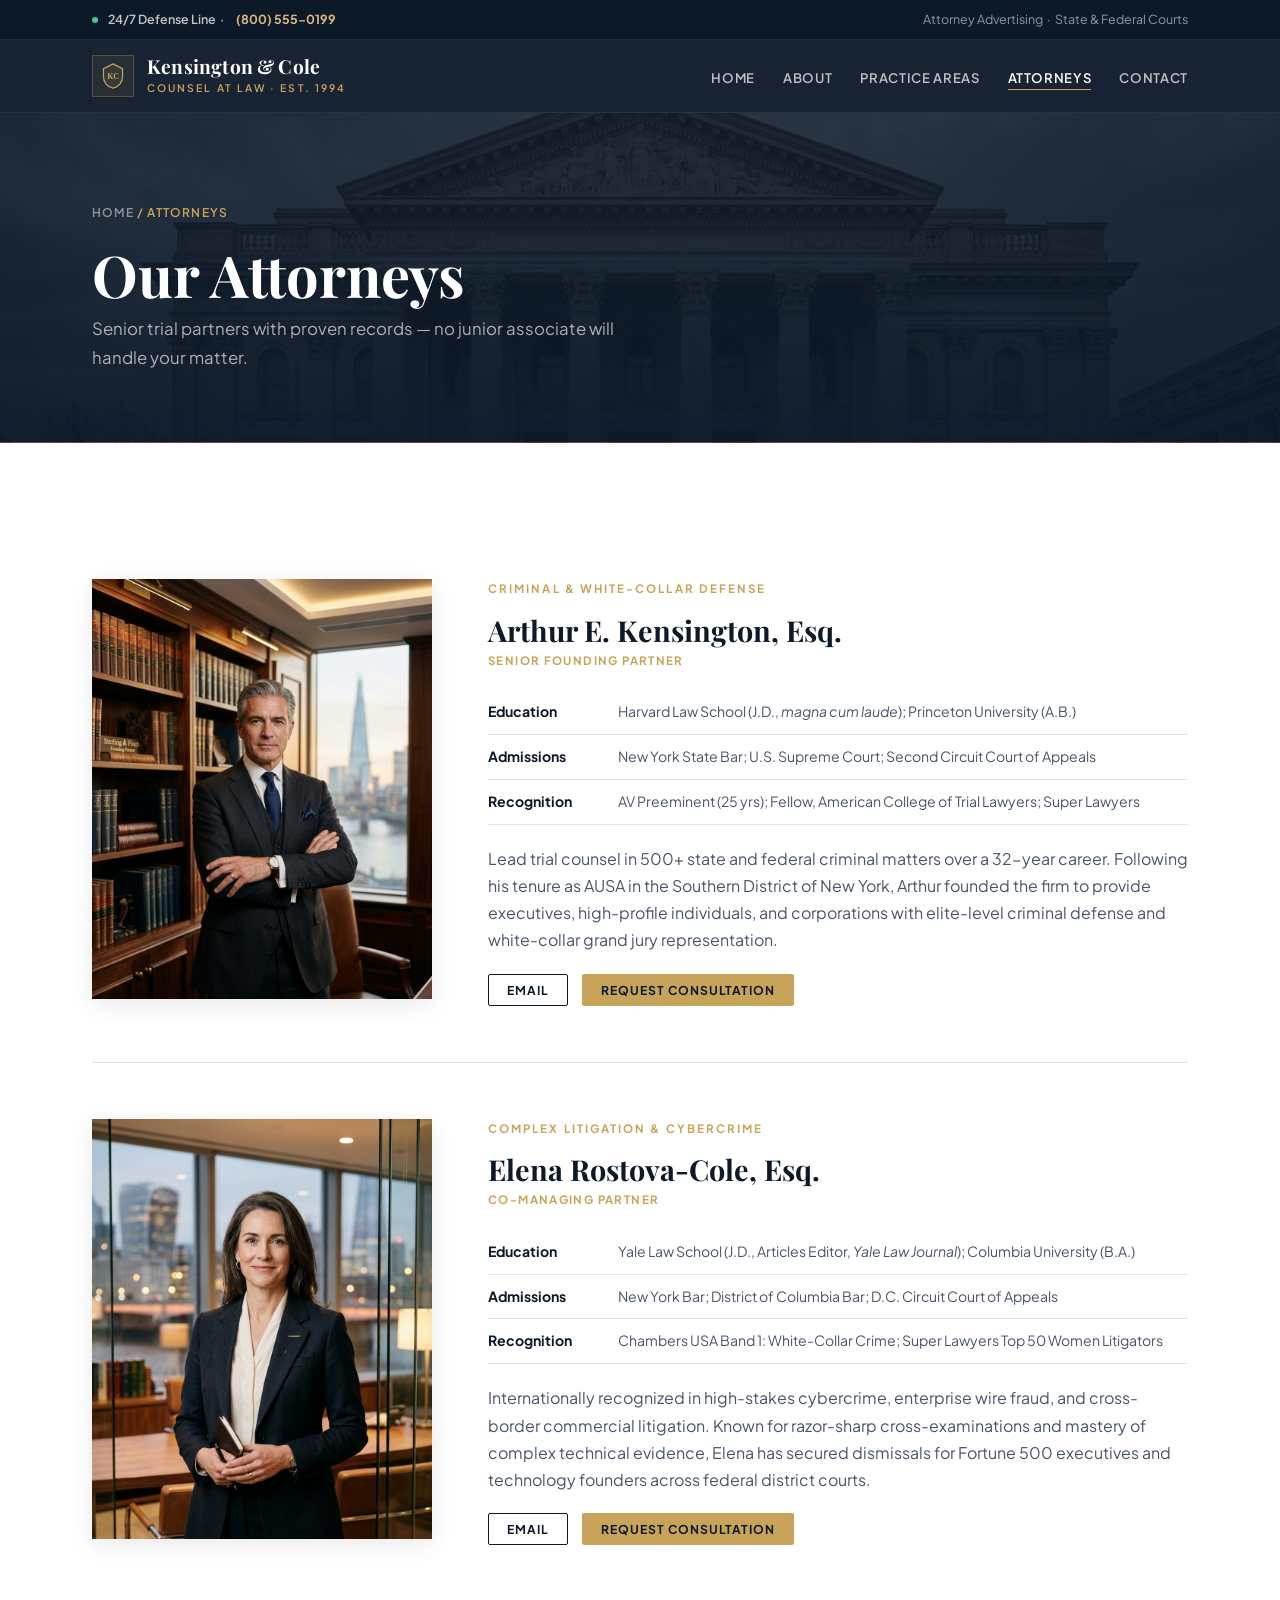
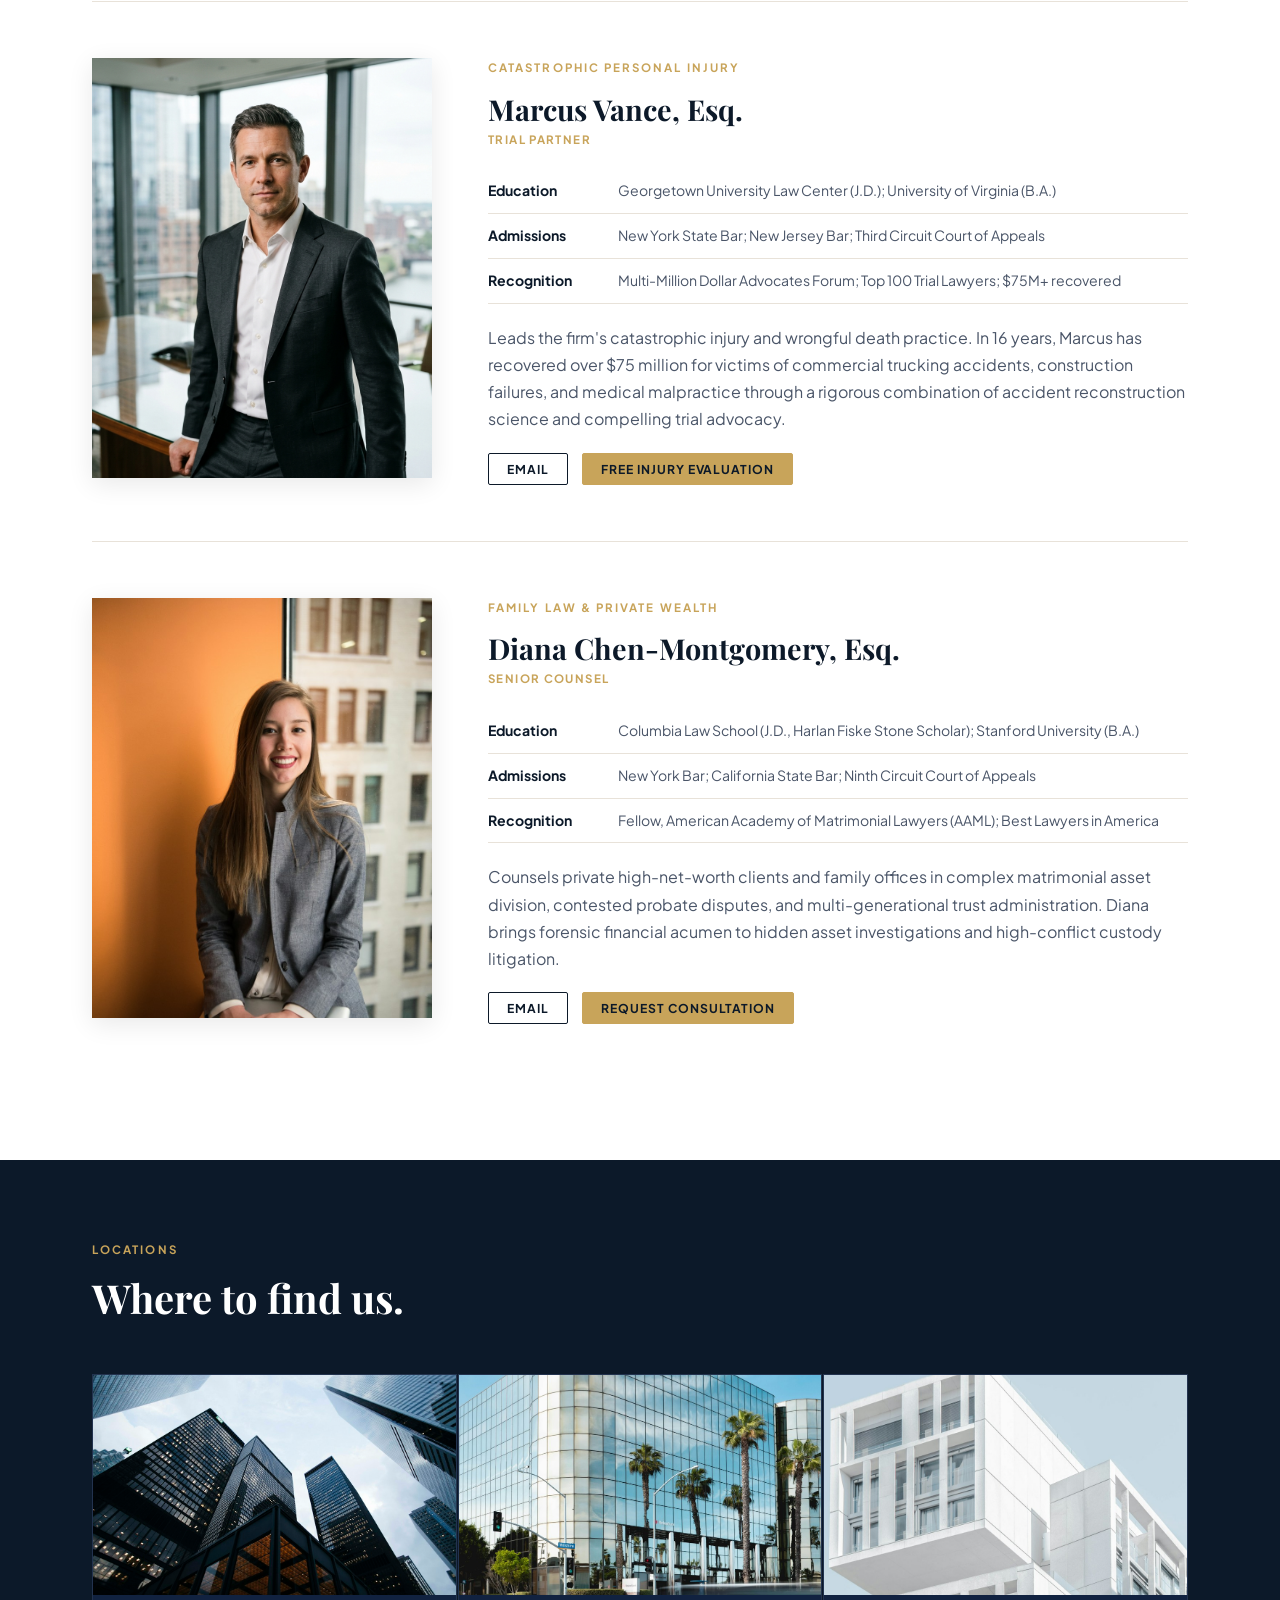
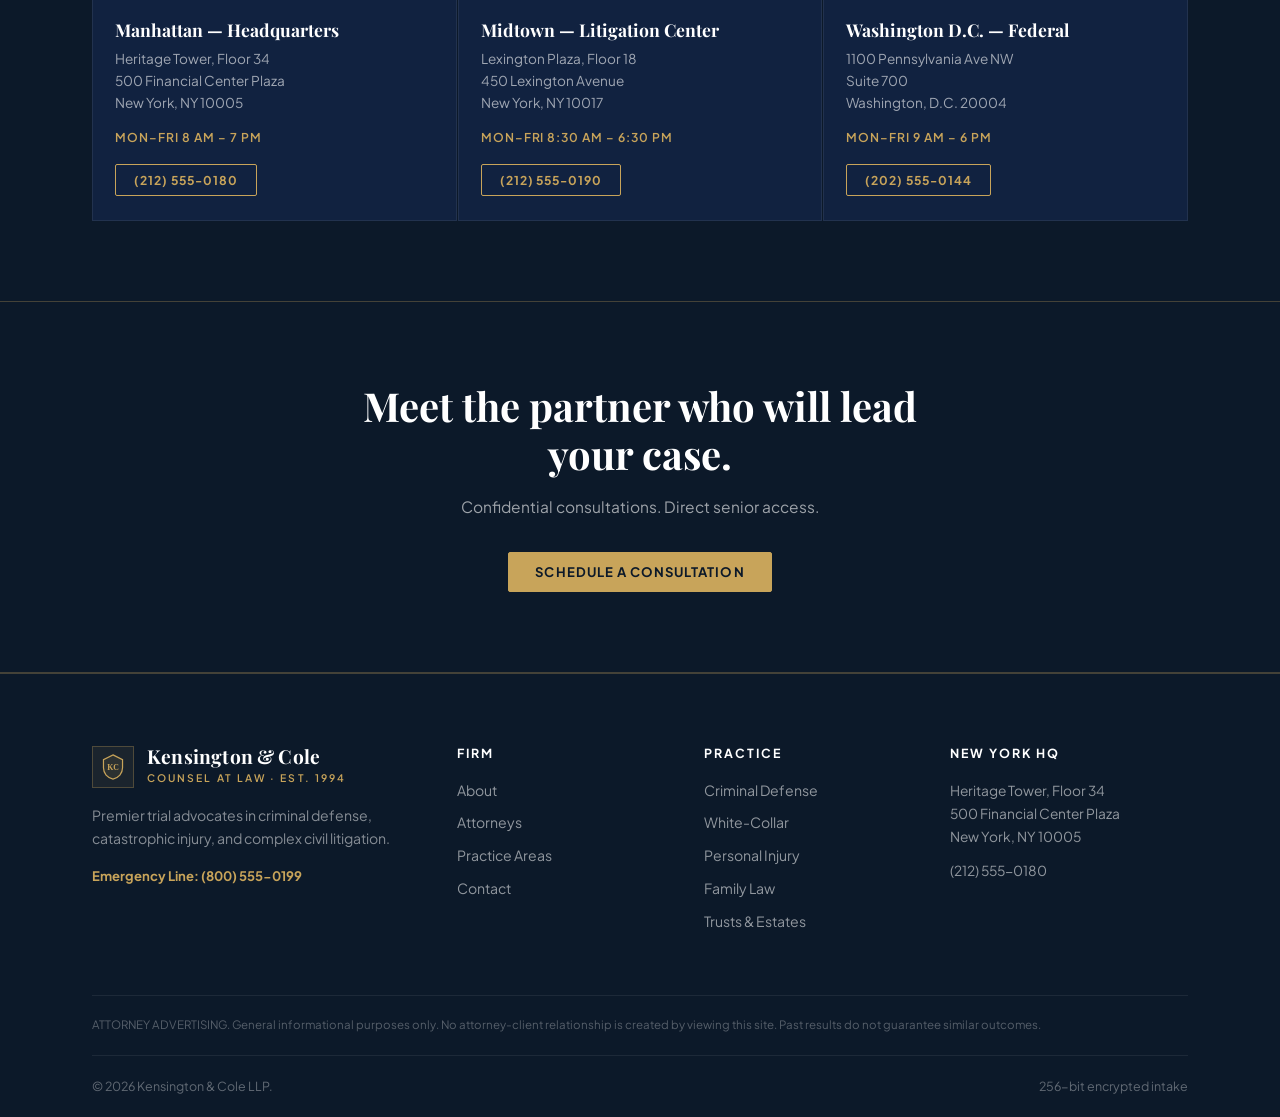
<file: attorneys.html>
<!DOCTYPE html>
<html lang="en">
<head>
  <meta charset="UTF-8" />
  <meta name="viewport" content="width=device-width, initial-scale=1.0" />
  <title>Attorneys — Kensington &amp; Cole LLP</title>
  <meta name="description" content="Meet the senior trial partners of Kensington &amp; Cole LLP: former federal prosecutors, Ivy League credentials, and decades of courtroom leadership." />
  <link rel="preconnect" href="https://fonts.googleapis.com" />
  <link rel="preconnect" href="https://fonts.gstatic.com" crossorigin />
  <link href="https://fonts.googleapis.com/css2?family=Playfair+Display:ital,wght@0,600;0,700;1,500&family=Plus+Jakarta+Sans:wght@400;500;600;700&display=swap" rel="stylesheet" />
  <link rel="stylesheet" href="assets/css/styles.css" />
</head>
<body>
  <a href="#main" class="skip-link">Skip to content</a>

  <div class="topbar">
    <div class="container topbar__inner">
      <div class="topbar__emergency">
        <span class="topbar__dot"></span>
        24/7 Defense Line &nbsp;·&nbsp;
        <a href="tel:+18005550199">(800) 555-0199</a>
      </div>
      <span>Attorney Advertising &nbsp;·&nbsp; State &amp; Federal Courts</span>
    </div>
  </div>

  <header class="header" id="header">
    <div class="container nav">
      <a class="brand" href="index.html" aria-label="Home">
        <div class="brand__crest">
          <svg viewBox="0 0 26 30" fill="none"><path d="M13 1L24 6.5V16C24 22.5 19.5 27.5 13 29C6.5 27.5 2 22.5 2 16V6.5L13 1Z" stroke="#c8a45a" stroke-width="1.4" fill="rgba(200,164,90,0.1)"/><text x="13" y="19" text-anchor="middle" font-family="Georgia,serif" font-size="9" font-weight="700" fill="#c8a45a">KC</text></svg>
        </div>
        <div>
          <div class="brand__name">Kensington &amp; Cole</div>
          <span class="brand__sub">Counsel at Law · Est. 1994</span>
        </div>
      </a>
      <nav aria-label="Main">
        <ul class="nav__links">
          <li><a href="index.html">Home</a></li>
          <li><a href="about.html">About</a></li>
          <li><a href="practice-areas.html">Practice Areas</a></li>
          <li><a href="attorneys.html" class="active">Attorneys</a></li>
          <li><a href="contact.html">Contact</a></li>
        </ul>
      </nav>
      <button class="nav__toggle" aria-label="Toggle menu" aria-expanded="false"><span></span><span></span><span></span></button>
    </div>
  </header>

  <main id="main">

    <div class="pagehero">
      <div class="container">
        <div class="crumb"><a href="index.html">Home</a> / Attorneys</div>
        <h1>Our Attorneys</h1>
        <p>Senior trial partners with proven records — no junior associate will handle your matter.</p>
      </div>
    </div>

    <!-- Bios -->
    <section class="section section--white">
      <div class="container">

        <article class="attorney-bio" id="kensington">
          <img class="attorney-bio__img" src="assets/images/attorney-kensington.jpg" alt="Arthur E. Kensington, Esq." loading="lazy" />
          <div>
            <span class="eyebrow">Criminal &amp; White-Collar Defense</span>
            <h2>Arthur E. Kensington, Esq.</h2>
            <span class="attorney__role" style="display:block;margin-bottom:16px;">Senior Founding Partner</span>
            <table>
              <tr><td>Education</td><td>Harvard Law School (J.D., <em>magna cum laude</em>); Princeton University (A.B.)</td></tr>
              <tr><td>Admissions</td><td>New York State Bar; U.S. Supreme Court; Second Circuit Court of Appeals</td></tr>
              <tr><td>Recognition</td><td>AV Preeminent (25 yrs); Fellow, American College of Trial Lawyers; Super Lawyers</td></tr>
            </table>
            <p>Lead trial counsel in 500+ state and federal criminal matters over a 32-year career. Following his tenure as AUSA in the Southern District of New York, Arthur founded the firm to provide executives, high-profile individuals, and corporations with elite-level criminal defense and white-collar grand jury representation.</p>
            <div style="display:flex;gap:14px;flex-wrap:wrap;margin-top:20px;">
              <a href="mailto:a.kensington@kensingtoncole.example" class="btn btn--outline-dark btn--sm">Email</a>
              <a href="contact.html#intake" class="btn btn--gold btn--sm">Request Consultation</a>
            </div>
          </div>
        </article>

        <article class="attorney-bio" id="cole">
          <img class="attorney-bio__img" src="assets/images/attorney-cole.jpg" alt="Elena Rostova-Cole, Esq." loading="lazy" />
          <div>
            <span class="eyebrow">Complex Litigation &amp; Cybercrime</span>
            <h2>Elena Rostova-Cole, Esq.</h2>
            <span class="attorney__role" style="display:block;margin-bottom:16px;">Co-Managing Partner</span>
            <table>
              <tr><td>Education</td><td>Yale Law School (J.D., Articles Editor, <em>Yale Law Journal</em>); Columbia University (B.A.)</td></tr>
              <tr><td>Admissions</td><td>New York Bar; District of Columbia Bar; D.C. Circuit Court of Appeals</td></tr>
              <tr><td>Recognition</td><td>Chambers USA Band 1: White-Collar Crime; Super Lawyers Top 50 Women Litigators</td></tr>
            </table>
            <p>Internationally recognized in high-stakes cybercrime, enterprise wire fraud, and cross-border commercial litigation. Known for razor-sharp cross-examinations and mastery of complex technical evidence, Elena has secured dismissals for Fortune 500 executives and technology founders across federal district courts.</p>
            <div style="display:flex;gap:14px;flex-wrap:wrap;margin-top:20px;">
              <a href="mailto:e.cole@kensingtoncole.example" class="btn btn--outline-dark btn--sm">Email</a>
              <a href="contact.html#intake" class="btn btn--gold btn--sm">Request Consultation</a>
            </div>
          </div>
        </article>

        <article class="attorney-bio" id="vance">
          <img class="attorney-bio__img" src="assets/images/attorney-vance.jpg" alt="Marcus Vance, Esq." loading="lazy" />
          <div>
            <span class="eyebrow">Catastrophic Personal Injury</span>
            <h2>Marcus Vance, Esq.</h2>
            <span class="attorney__role" style="display:block;margin-bottom:16px;">Trial Partner</span>
            <table>
              <tr><td>Education</td><td>Georgetown University Law Center (J.D.); University of Virginia (B.A.)</td></tr>
              <tr><td>Admissions</td><td>New York State Bar; New Jersey Bar; Third Circuit Court of Appeals</td></tr>
              <tr><td>Recognition</td><td>Multi-Million Dollar Advocates Forum; Top 100 Trial Lawyers; $75M+ recovered</td></tr>
            </table>
            <p>Leads the firm's catastrophic injury and wrongful death practice. In 16 years, Marcus has recovered over $75 million for victims of commercial trucking accidents, construction failures, and medical malpractice through a rigorous combination of accident reconstruction science and compelling trial advocacy.</p>
            <div style="display:flex;gap:14px;flex-wrap:wrap;margin-top:20px;">
              <a href="mailto:m.vance@kensingtoncole.example" class="btn btn--outline-dark btn--sm">Email</a>
              <a href="contact.html#intake" class="btn btn--gold btn--sm">Free Injury Evaluation</a>
            </div>
          </div>
        </article>

        <article class="attorney-bio" id="chen">
          <img class="attorney-bio__img" src="assets/images/attorney-chen.jpg" alt="Diana Chen-Montgomery, Esq." loading="lazy" />
          <div>
            <span class="eyebrow">Family Law &amp; Private Wealth</span>
            <h2>Diana Chen-Montgomery, Esq.</h2>
            <span class="attorney__role" style="display:block;margin-bottom:16px;">Senior Counsel</span>
            <table>
              <tr><td>Education</td><td>Columbia Law School (J.D., Harlan Fiske Stone Scholar); Stanford University (B.A.)</td></tr>
              <tr><td>Admissions</td><td>New York Bar; California State Bar; Ninth Circuit Court of Appeals</td></tr>
              <tr><td>Recognition</td><td>Fellow, American Academy of Matrimonial Lawyers (AAML); Best Lawyers in America</td></tr>
            </table>
            <p>Counsels private high-net-worth clients and family offices in complex matrimonial asset division, contested probate disputes, and multi-generational trust administration. Diana brings forensic financial acumen to hidden asset investigations and high-conflict custody litigation.</p>
            <div style="display:flex;gap:14px;flex-wrap:wrap;margin-top:20px;">
              <a href="mailto:d.chen@kensingtoncole.example" class="btn btn--outline-dark btn--sm">Email</a>
              <a href="contact.html#intake" class="btn btn--gold btn--sm">Request Consultation</a>
            </div>
          </div>
        </article>

      </div>
    </section>

    <!-- Offices -->
    <section class="section section--dark">
      <div class="container">
        <div class="section-head">
          <span class="eyebrow">Locations</span>
          <h2>Where to find us.</h2>
        </div>
        <div class="offices-grid">
          <article class="office">
            <div class="office__img">
              <img src="assets/images/office-hq.jpg" alt="Manhattan headquarters" loading="lazy" />
            </div>
            <div class="office__body">
              <h3>Manhattan — Headquarters</h3>
              <address>Heritage Tower, Floor 34<br />500 Financial Center Plaza<br />New York, NY 10005</address>
              <span class="office__hours">Mon–Fri 8 AM – 7 PM</span>
              <a href="tel:+12125550180" class="btn btn--outline btn--sm">(212) 555-0180</a>
            </div>
          </article>

          <article class="office">
            <div class="office__img">
              <img src="assets/images/office-midtown.jpg" alt="Midtown office" loading="lazy" />
            </div>
            <div class="office__body">
              <h3>Midtown — Litigation Center</h3>
              <address>Lexington Plaza, Floor 18<br />450 Lexington Avenue<br />New York, NY 10017</address>
              <span class="office__hours">Mon–Fri 8:30 AM – 6:30 PM</span>
              <a href="tel:+12125550190" class="btn btn--outline btn--sm">(212) 555-0190</a>
            </div>
          </article>

          <article class="office">
            <div class="office__img">
              <img src="assets/images/office-capitol.jpg" alt="Washington D.C. office" loading="lazy" />
            </div>
            <div class="office__body">
              <h3>Washington D.C. — Federal</h3>
              <address>1100 Pennsylvania Ave NW<br />Suite 700<br />Washington, D.C. 20004</address>
              <span class="office__hours">Mon–Fri 9 AM – 6 PM</span>
              <a href="tel:+12025550144" class="btn btn--outline btn--sm">(202) 555-0144</a>
            </div>
          </article>
        </div>
      </div>
    </section>

    <div class="cta-band">
      <div class="container">
        <h2>Meet the partner who will lead your case.</h2>
        <p>Confidential consultations. Direct senior access.</p>
        <a href="contact.html#intake" class="btn btn--gold">Schedule a Consultation</a>
      </div>
    </div>

  </main>

  <footer class="footer">
    <div class="container">
      <div class="footer__grid">
        <div class="footer__about">
          <div class="brand" style="margin-bottom:16px;">
            <div class="brand__crest"><svg viewBox="0 0 26 30" fill="none"><path d="M13 1L24 6.5V16C24 22.5 19.5 27.5 13 29C6.5 27.5 2 22.5 2 16V6.5L13 1Z" stroke="#c8a45a" stroke-width="1.4" fill="rgba(200,164,90,0.1)"/><text x="13" y="19" text-anchor="middle" font-family="Georgia,serif" font-size="9" font-weight="700" fill="#c8a45a">KC</text></svg></div>
            <div><div class="brand__name">Kensington &amp; Cole</div><span class="brand__sub">Counsel at Law · Est. 1994</span></div>
          </div>
          <p>Premier trial advocates in criminal defense, catastrophic injury, and complex civil litigation.</p>
          <span class="emergency">Emergency Line: (800) 555-0199</span>
        </div>
        <div>
          <h4>Firm</h4>
          <a href="about.html">About</a><a href="attorneys.html">Attorneys</a><a href="practice-areas.html">Practice Areas</a><a href="contact.html">Contact</a>
        </div>
        <div>
          <h4>Practice</h4>
          <a href="practice-areas.html#theft">Criminal Defense</a><a href="practice-areas.html#cyber">White-Collar</a><a href="practice-areas.html#injury">Personal Injury</a><a href="practice-areas.html#family">Family Law</a><a href="practice-areas.html#estates">Trusts &amp; Estates</a>
        </div>
        <div>
          <h4>New York HQ</h4>
          <p style="font-size:.86rem;color:rgba(255,255,255,.55);line-height:1.7;margin-bottom:10px;">Heritage Tower, Floor 34<br />500 Financial Center Plaza<br />New York, NY 10005</p>
          <p style="font-size:.86rem;color:rgba(255,255,255,.55);">(212) 555-0180</p>
        </div>
      </div>
      <div class="footer__ethics">ATTORNEY ADVERTISING. General informational purposes only. No attorney-client relationship is created by viewing this site. Past results do not guarantee similar outcomes.</div>
      <div class="footer__bottom"><span>&copy; <span data-year>2026</span> Kensington &amp; Cole LLP.</span><span>256-bit encrypted intake</span></div>
    </div>
  </footer>

  <script src="assets/js/main.js"></script>
</body>
</html>
</file>
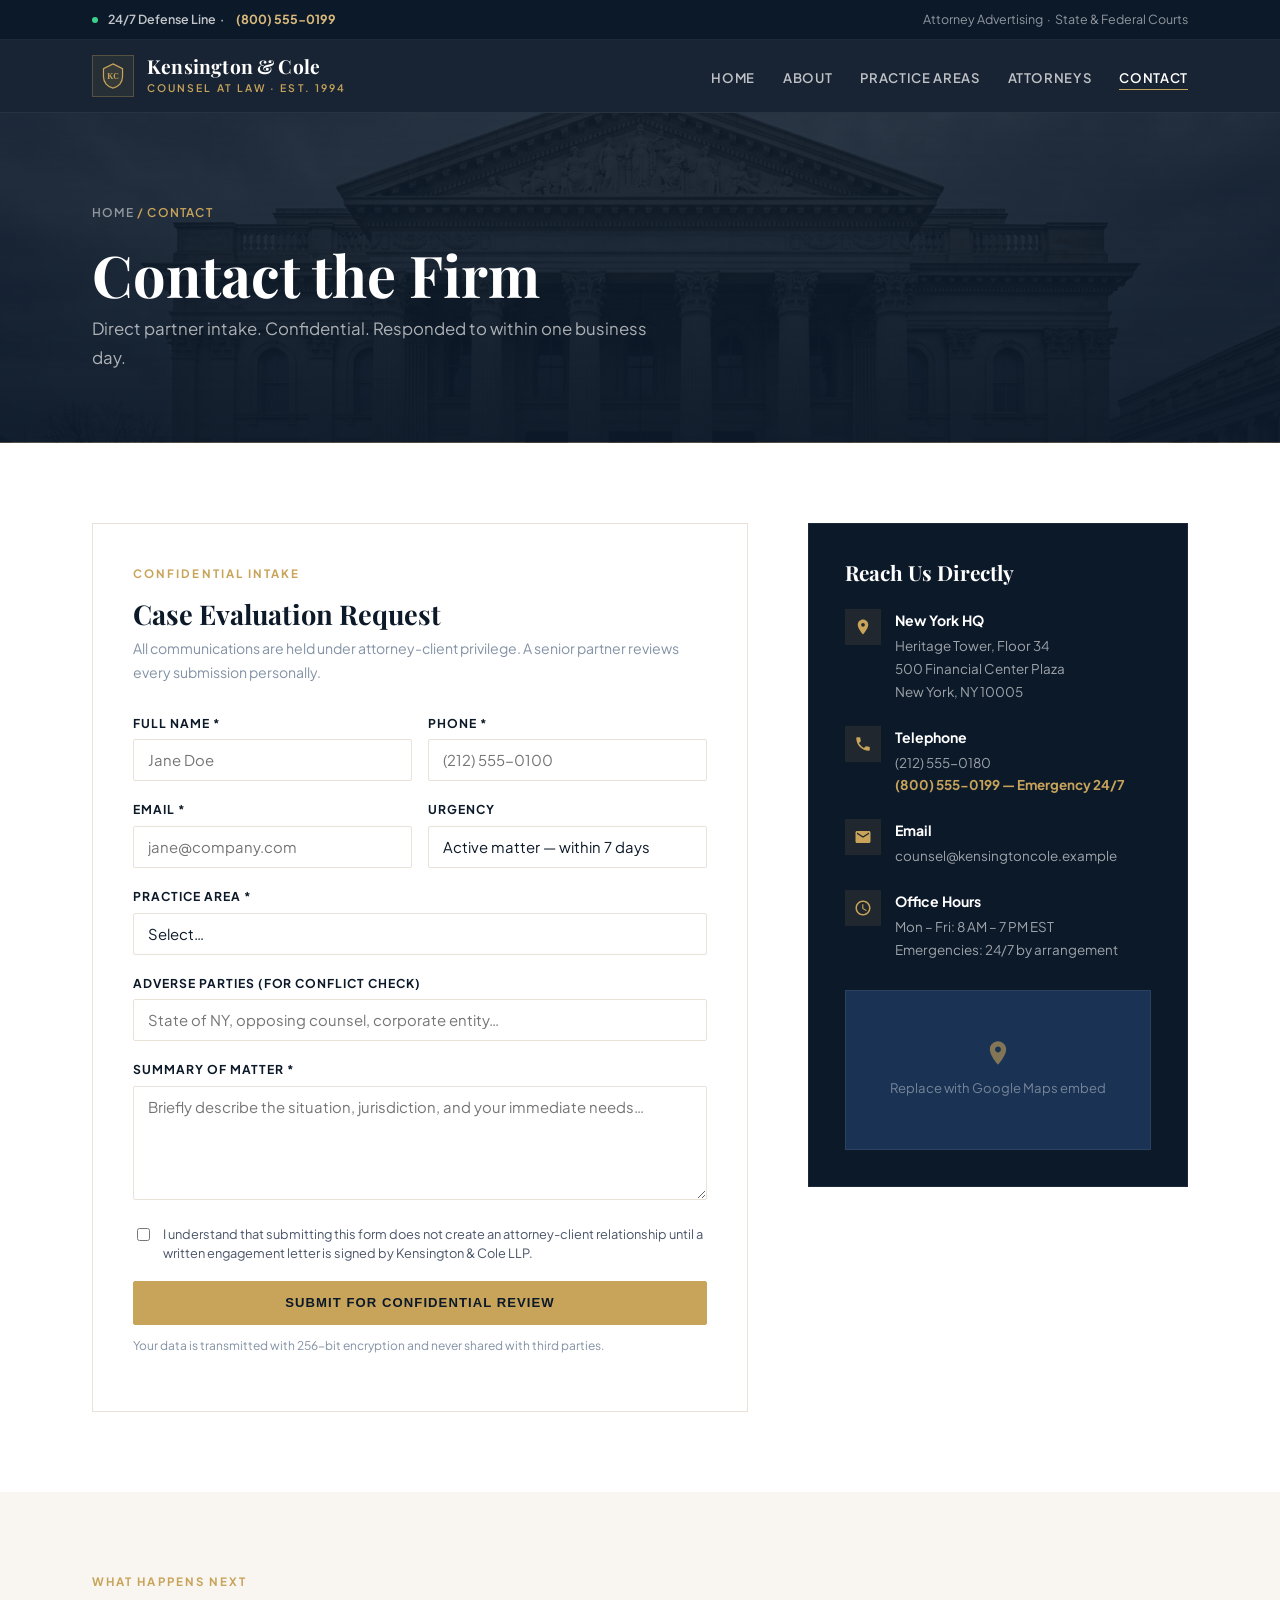
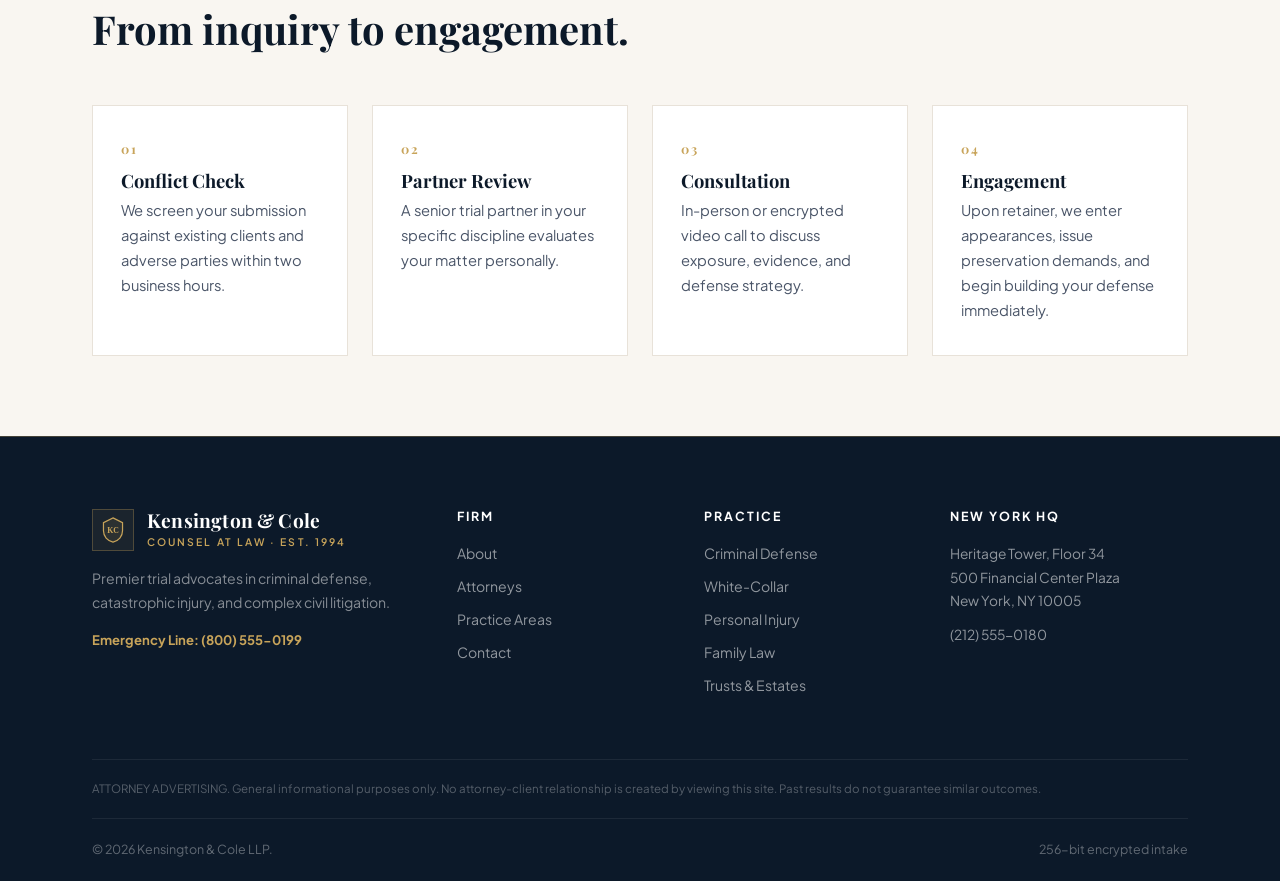
<file: contact.html>
<!DOCTYPE html>
<html lang="en">
<head>
  <meta charset="UTF-8" />
  <meta name="viewport" content="width=device-width, initial-scale=1.0" />
  <title>Contact — Kensington &amp; Cole LLP</title>
  <meta name="description" content="Request a confidential consultation with Kensington &amp; Cole LLP. Office locations in New York and Washington D.C. 24/7 emergency defense line available." />
  <link rel="preconnect" href="https://fonts.googleapis.com" />
  <link rel="preconnect" href="https://fonts.gstatic.com" crossorigin />
  <link href="https://fonts.googleapis.com/css2?family=Playfair+Display:ital,wght@0,600;0,700;1,500&family=Plus+Jakarta+Sans:wght@400;500;600;700&display=swap" rel="stylesheet" />
  <link rel="stylesheet" href="assets/css/styles.css" />
</head>
<body>
  <a href="#main" class="skip-link">Skip to content</a>

  <div class="topbar">
    <div class="container topbar__inner">
      <div class="topbar__emergency">
        <span class="topbar__dot"></span>
        24/7 Defense Line &nbsp;·&nbsp;
        <a href="tel:+18005550199">(800) 555-0199</a>
      </div>
      <span>Attorney Advertising &nbsp;·&nbsp; State &amp; Federal Courts</span>
    </div>
  </div>

  <header class="header" id="header">
    <div class="container nav">
      <a class="brand" href="index.html" aria-label="Home">
        <div class="brand__crest">
          <svg viewBox="0 0 26 30" fill="none"><path d="M13 1L24 6.5V16C24 22.5 19.5 27.5 13 29C6.5 27.5 2 22.5 2 16V6.5L13 1Z" stroke="#c8a45a" stroke-width="1.4" fill="rgba(200,164,90,0.1)"/><text x="13" y="19" text-anchor="middle" font-family="Georgia,serif" font-size="9" font-weight="700" fill="#c8a45a">KC</text></svg>
        </div>
        <div>
          <div class="brand__name">Kensington &amp; Cole</div>
          <span class="brand__sub">Counsel at Law · Est. 1994</span>
        </div>
      </a>
      <nav aria-label="Main">
        <ul class="nav__links">
          <li><a href="index.html">Home</a></li>
          <li><a href="about.html">About</a></li>
          <li><a href="practice-areas.html">Practice Areas</a></li>
          <li><a href="attorneys.html">Attorneys</a></li>
          <li><a href="contact.html" class="active">Contact</a></li>
        </ul>
      </nav>
      <button class="nav__toggle" aria-label="Toggle menu" aria-expanded="false"><span></span><span></span><span></span></button>
    </div>
  </header>

  <main id="main">

    <div class="pagehero">
      <div class="container">
        <div class="crumb"><a href="index.html">Home</a> / Contact</div>
        <h1>Contact the Firm</h1>
        <p>Direct partner intake. Confidential. Responded to within one business day.</p>
      </div>
    </div>

    <!-- Contact Layout -->
    <section class="section section--white" id="intake">
      <div class="container">
        <div class="contact-layout">

          <!-- Form -->
          <div class="form-card">
            <span class="eyebrow">Confidential Intake</span>
            <h2>Case Evaluation Request</h2>
            <p>All communications are held under attorney-client privilege. A senior partner reviews every submission personally.</p>

            <form data-intake-form novalidate>
              <div class="field-row">
                <div class="field">
                  <label for="c-name">Full Name *</label>
                  <input type="text" id="c-name" name="name" placeholder="Jane Doe" required />
                </div>
                <div class="field">
                  <label for="c-phone">Phone *</label>
                  <input type="tel" id="c-phone" name="phone" placeholder="(212) 555-0100" required />
                </div>
              </div>

              <div class="field-row">
                <div class="field">
                  <label for="c-email">Email *</label>
                  <input type="email" id="c-email" name="email" placeholder="jane@company.com" required />
                </div>
                <div class="field">
                  <label for="c-urgency">Urgency</label>
                  <select id="c-urgency" name="urgency">
                    <option value="week" selected>Active matter — within 7 days</option>
                    <option value="emergency">Emergency — arrest / warrant / subpoena now</option>
                    <option value="planning">Advisory &amp; planning</option>
                  </select>
                </div>
              </div>

              <div class="field">
                <label for="c-area">Practice Area *</label>
                <select id="c-area" name="area" required>
                  <option value="">Select…</option>
                  <option>Criminal Defense</option>
                  <option>DUI / DWI &amp; Traffic</option>
                  <option>Drug Crimes</option>
                  <option>White-Collar &amp; Cybercrime</option>
                  <option>Personal Injury</option>
                  <option>High-Asset Family Law</option>
                  <option>Trusts, Estates &amp; Probate</option>
                  <option>Other</option>
                </select>
              </div>

              <div class="field">
                <label for="c-opposing">Adverse Parties (for conflict check)</label>
                <input type="text" id="c-opposing" name="opposing" placeholder="State of NY, opposing counsel, corporate entity…" />
              </div>

              <div class="field">
                <label for="c-msg">Summary of Matter *</label>
                <textarea id="c-msg" name="message" rows="5" placeholder="Briefly describe the situation, jurisdiction, and your immediate needs…" required></textarea>
              </div>

              <div class="field-check">
                <input type="checkbox" id="c-consent" name="consent" required />
                <label for="c-consent">I understand that submitting this form does not create an attorney-client relationship until a written engagement letter is signed by Kensington &amp; Cole LLP.</label>
              </div>

              <button type="submit" class="btn btn--gold" style="width:100%;justify-content:center;padding:14px;">
                Submit for Confidential Review
              </button>
              <p class="form-note">Your data is transmitted with 256-bit encryption and never shared with third parties.</p>
              <div class="form-msg" role="status" aria-live="polite"></div>
            </form>
          </div>

          <!-- Sidebar -->
          <div class="contact-sidebar">
            <h3>Reach Us Directly</h3>

            <div class="contact-row">
              <div class="contact-row__icon">
                <svg viewBox="0 0 24 24"><path d="M12 2C8.13 2 5 5.13 5 9c0 5.25 7 13 7 13s7-7.75 7-13c0-3.87-3.13-7-7-7zm0 9.5c-1.38 0-2.5-1.12-2.5-2.5s1.12-2.5 2.5-2.5 2.5 1.12 2.5 2.5-1.12 2.5-2.5 2.5z"/></svg>
              </div>
              <div>
                <strong>New York HQ</strong>
                <span>Heritage Tower, Floor 34<br />500 Financial Center Plaza<br />New York, NY 10005</span>
              </div>
            </div>

            <div class="contact-row">
              <div class="contact-row__icon">
                <svg viewBox="0 0 24 24"><path d="M6.62 10.79c1.44 2.83 3.76 5.14 6.59 6.59l2.2-2.2c.27-.27.67-.36 1.02-.24 1.12.37 2.33.57 3.57.57.55 0 1 .45 1 1V20c0 .55-.45 1-1 1-9.39 0-17-7.61-17-17 0-.55.45-1 1-1h3.5c.55 0 1 .45 1 1 0 1.25.2 2.45.57 3.57.11.35.03.74-.25 1.02l-2.2 2.2z"/></svg>
              </div>
              <div>
                <strong>Telephone</strong>
                <a href="tel:+12125550180">(212) 555-0180</a>
                <a href="tel:+18005550199" style="color:var(--gold);font-weight:700;">(800) 555-0199 — Emergency 24/7</a>
              </div>
            </div>

            <div class="contact-row">
              <div class="contact-row__icon">
                <svg viewBox="0 0 24 24"><path d="M20 4H4c-1.1 0-1.99.9-1.99 2L2 18c0 1.1.9 2 2 2h16c1.1 0 2-.9 2-2V6c0-1.1-.9-2-2-2zm0 4l-8 5-8-5V6l8 5 8-5v2z"/></svg>
              </div>
              <div>
                <strong>Email</strong>
                <a href="mailto:counsel@kensingtoncole.example">counsel@kensingtoncole.example</a>
              </div>
            </div>

            <div class="contact-row">
              <div class="contact-row__icon">
                <svg viewBox="0 0 24 24"><path d="M11.99 2C6.47 2 2 6.48 2 12s4.47 10 9.99 10C17.52 22 22 17.52 22 12S17.52 2 11.99 2zM12 20c-4.42 0-8-3.58-8-8s3.58-8 8-8 8 3.58 8 8-3.58 8-8 8zm.5-13H11v6l5.25 3.15.75-1.23-4.5-2.67z"/></svg>
              </div>
              <div>
                <strong>Office Hours</strong>
                <span>Mon – Fri: 8 AM – 7 PM EST<br />Emergencies: 24/7 by arrangement</span>
              </div>
            </div>

            <!-- Map placeholder (replace with real embed) -->
            <div class="map-placeholder">
              <svg viewBox="0 0 24 24"><path d="M12 2C8.13 2 5 5.13 5 9c0 5.25 7 13 7 13s7-7.75 7-13c0-3.87-3.13-7-7-7zm0 9.5c-1.38 0-2.5-1.12-2.5-2.5s1.12-2.5 2.5-2.5 2.5 1.12 2.5 2.5-1.12 2.5-2.5 2.5z"/></svg>
              <span>Replace with Google Maps embed</span>
            </div>
          </div>

        </div>
      </div>
    </section>

    <!-- Process steps -->
    <section class="section section--cream">
      <div class="container">
        <div class="section-head">
          <span class="eyebrow">What Happens Next</span>
          <h2>From inquiry to engagement.</h2>
        </div>
        <div class="grid-4 gapped">
          <div class="card">
            <div style="font-family:'Playfair Display',serif;font-size:.8rem;font-weight:700;letter-spacing:.12em;text-transform:uppercase;color:var(--gold);margin-bottom:10px;">01</div>
            <h3>Conflict Check</h3>
            <p>We screen your submission against existing clients and adverse parties within two business hours.</p>
          </div>
          <div class="card">
            <div style="font-family:'Playfair Display',serif;font-size:.8rem;font-weight:700;letter-spacing:.12em;text-transform:uppercase;color:var(--gold);margin-bottom:10px;">02</div>
            <h3>Partner Review</h3>
            <p>A senior trial partner in your specific discipline evaluates your matter personally.</p>
          </div>
          <div class="card">
            <div style="font-family:'Playfair Display',serif;font-size:.8rem;font-weight:700;letter-spacing:.12em;text-transform:uppercase;color:var(--gold);margin-bottom:10px;">03</div>
            <h3>Consultation</h3>
            <p>In-person or encrypted video call to discuss exposure, evidence, and defense strategy.</p>
          </div>
          <div class="card">
            <div style="font-family:'Playfair Display',serif;font-size:.8rem;font-weight:700;letter-spacing:.12em;text-transform:uppercase;color:var(--gold);margin-bottom:10px;">04</div>
            <h3>Engagement</h3>
            <p>Upon retainer, we enter appearances, issue preservation demands, and begin building your defense immediately.</p>
          </div>
        </div>
      </div>
    </section>

  </main>

  <footer class="footer">
    <div class="container">
      <div class="footer__grid">
        <div class="footer__about">
          <div class="brand" style="margin-bottom:16px;">
            <div class="brand__crest"><svg viewBox="0 0 26 30" fill="none"><path d="M13 1L24 6.5V16C24 22.5 19.5 27.5 13 29C6.5 27.5 2 22.5 2 16V6.5L13 1Z" stroke="#c8a45a" stroke-width="1.4" fill="rgba(200,164,90,0.1)"/><text x="13" y="19" text-anchor="middle" font-family="Georgia,serif" font-size="9" font-weight="700" fill="#c8a45a">KC</text></svg></div>
            <div><div class="brand__name">Kensington &amp; Cole</div><span class="brand__sub">Counsel at Law · Est. 1994</span></div>
          </div>
          <p>Premier trial advocates in criminal defense, catastrophic injury, and complex civil litigation.</p>
          <span class="emergency">Emergency Line: (800) 555-0199</span>
        </div>
        <div>
          <h4>Firm</h4>
          <a href="about.html">About</a><a href="attorneys.html">Attorneys</a><a href="practice-areas.html">Practice Areas</a><a href="contact.html">Contact</a>
        </div>
        <div>
          <h4>Practice</h4>
          <a href="practice-areas.html#theft">Criminal Defense</a><a href="practice-areas.html#cyber">White-Collar</a><a href="practice-areas.html#injury">Personal Injury</a><a href="practice-areas.html#family">Family Law</a><a href="practice-areas.html#estates">Trusts &amp; Estates</a>
        </div>
        <div>
          <h4>New York HQ</h4>
          <p style="font-size:.86rem;color:rgba(255,255,255,.55);line-height:1.7;margin-bottom:10px;">Heritage Tower, Floor 34<br />500 Financial Center Plaza<br />New York, NY 10005</p>
          <p style="font-size:.86rem;color:rgba(255,255,255,.55);">(212) 555-0180</p>
        </div>
      </div>
      <div class="footer__ethics">ATTORNEY ADVERTISING. General informational purposes only. No attorney-client relationship is created by viewing this site. Past results do not guarantee similar outcomes.</div>
      <div class="footer__bottom"><span>&copy; <span data-year>2026</span> Kensington &amp; Cole LLP.</span><span>256-bit encrypted intake</span></div>
    </div>
  </footer>

  <script src="assets/js/main.js"></script>
</body>
</html>
</file>
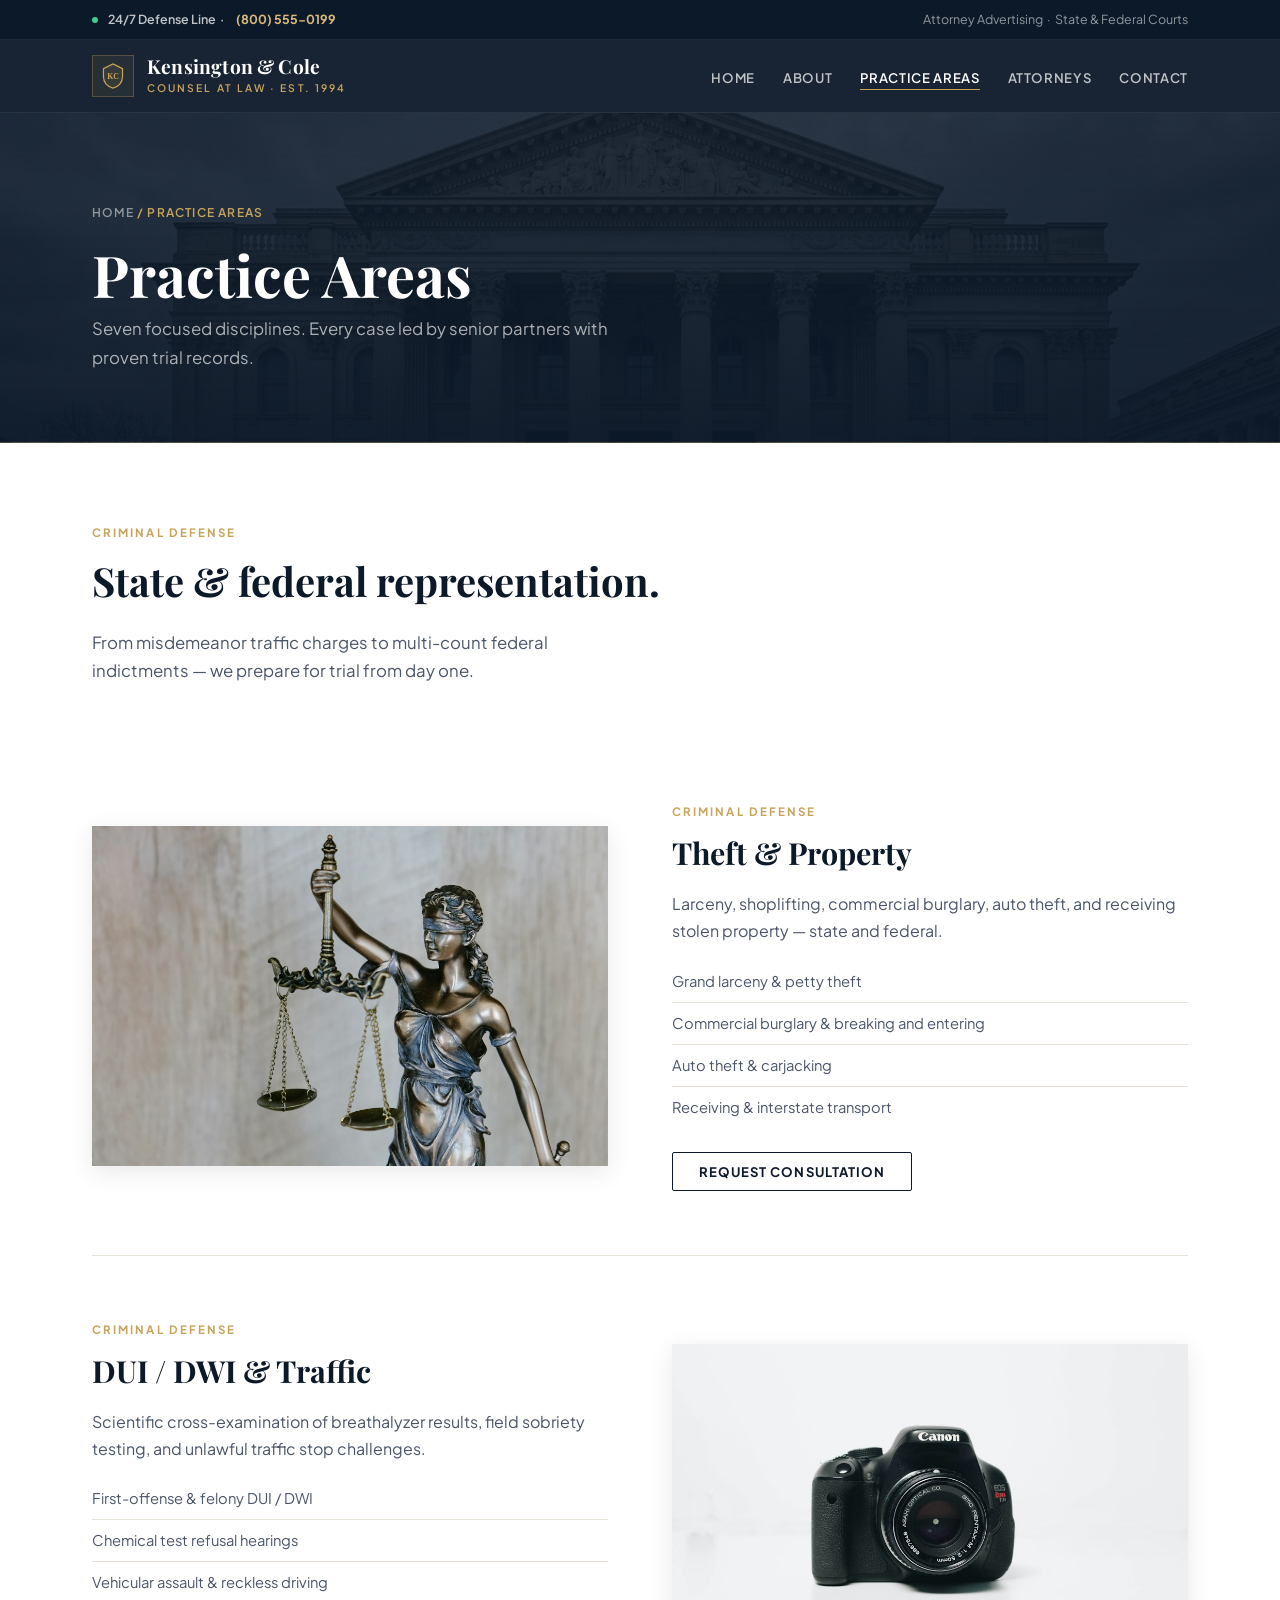
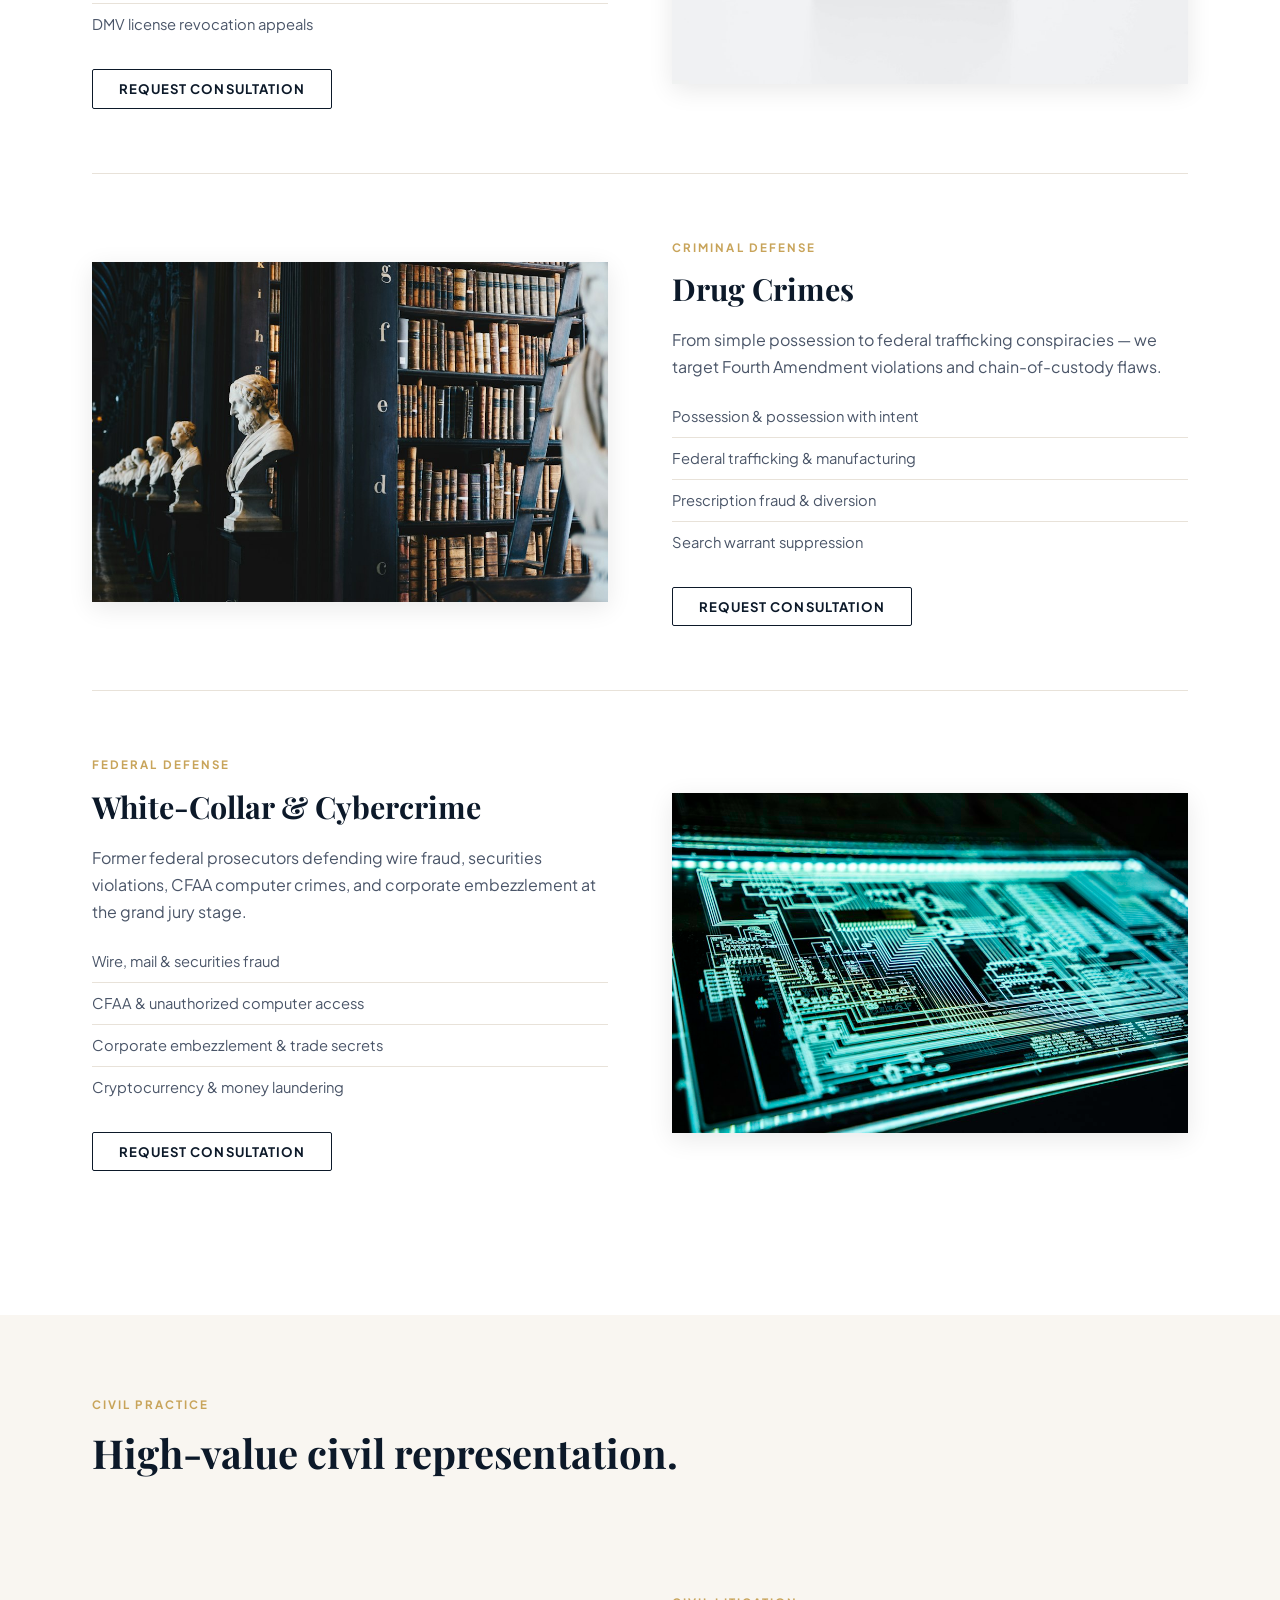
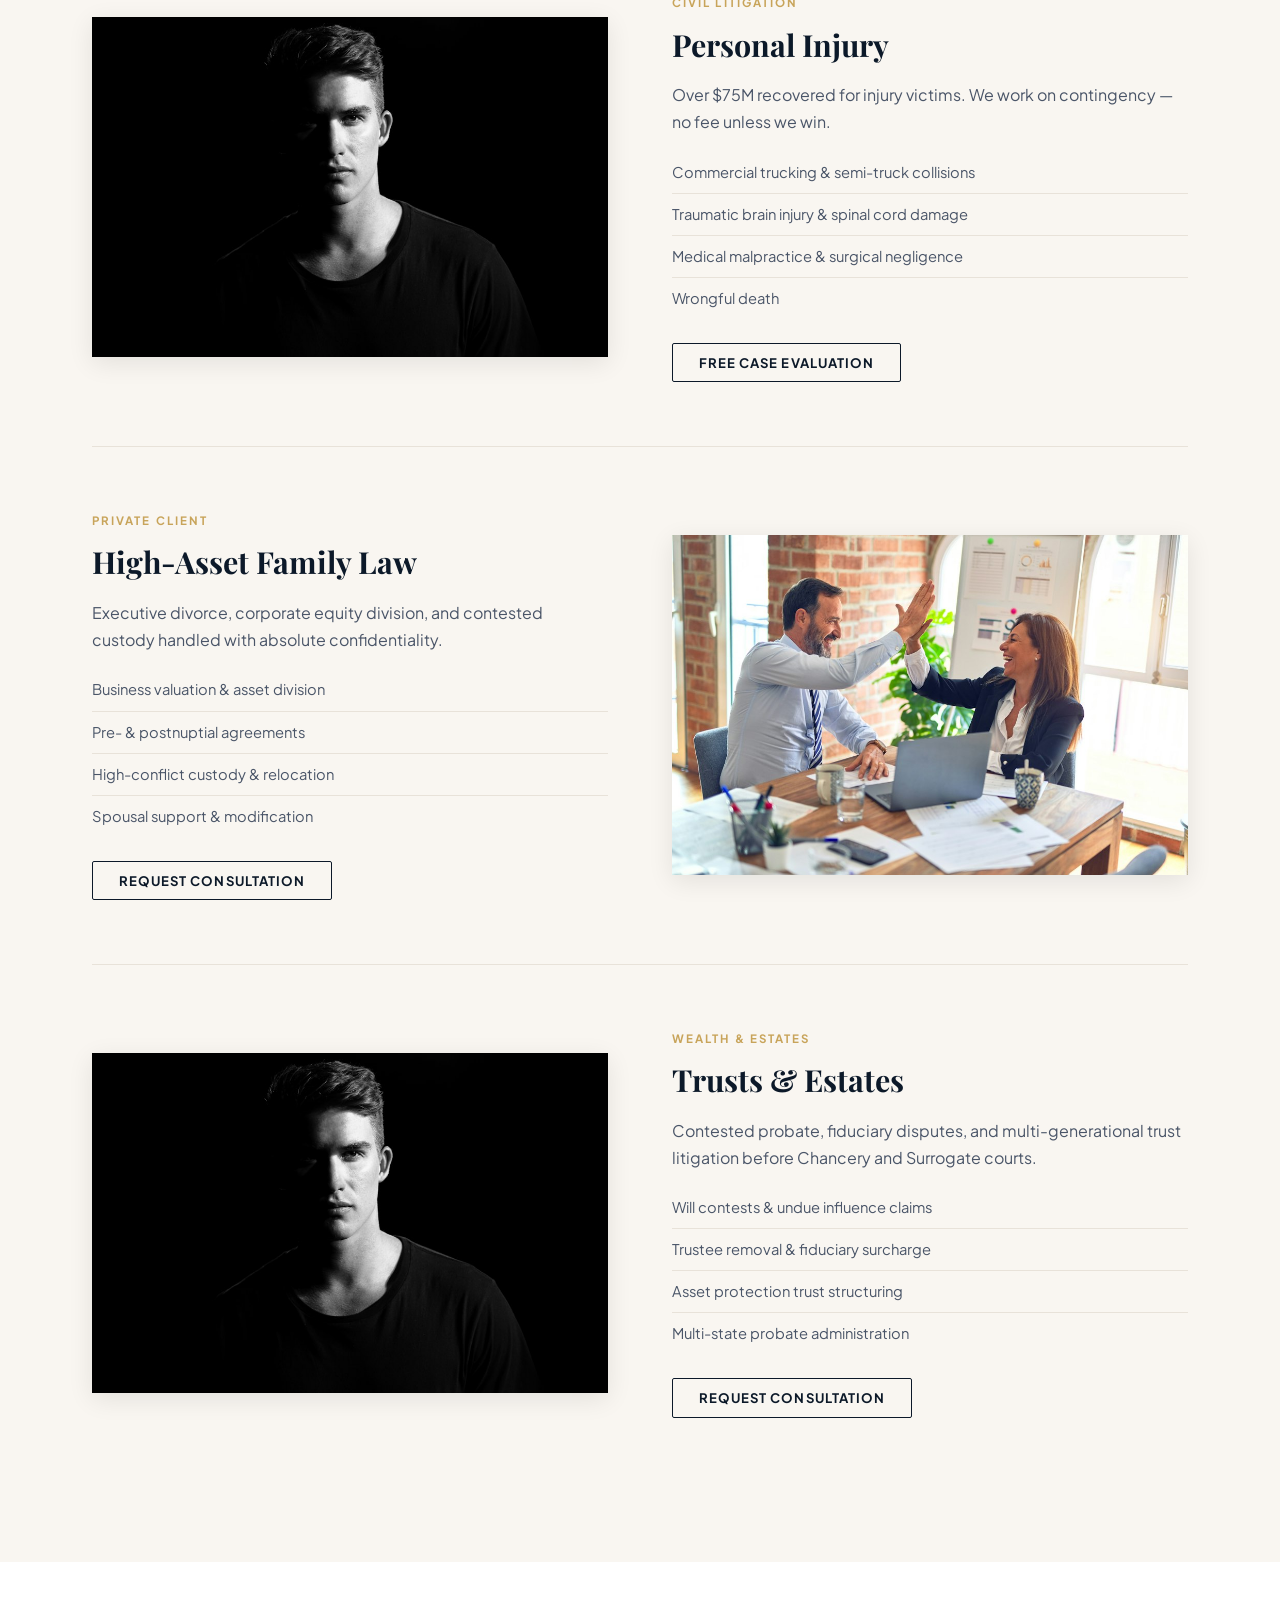
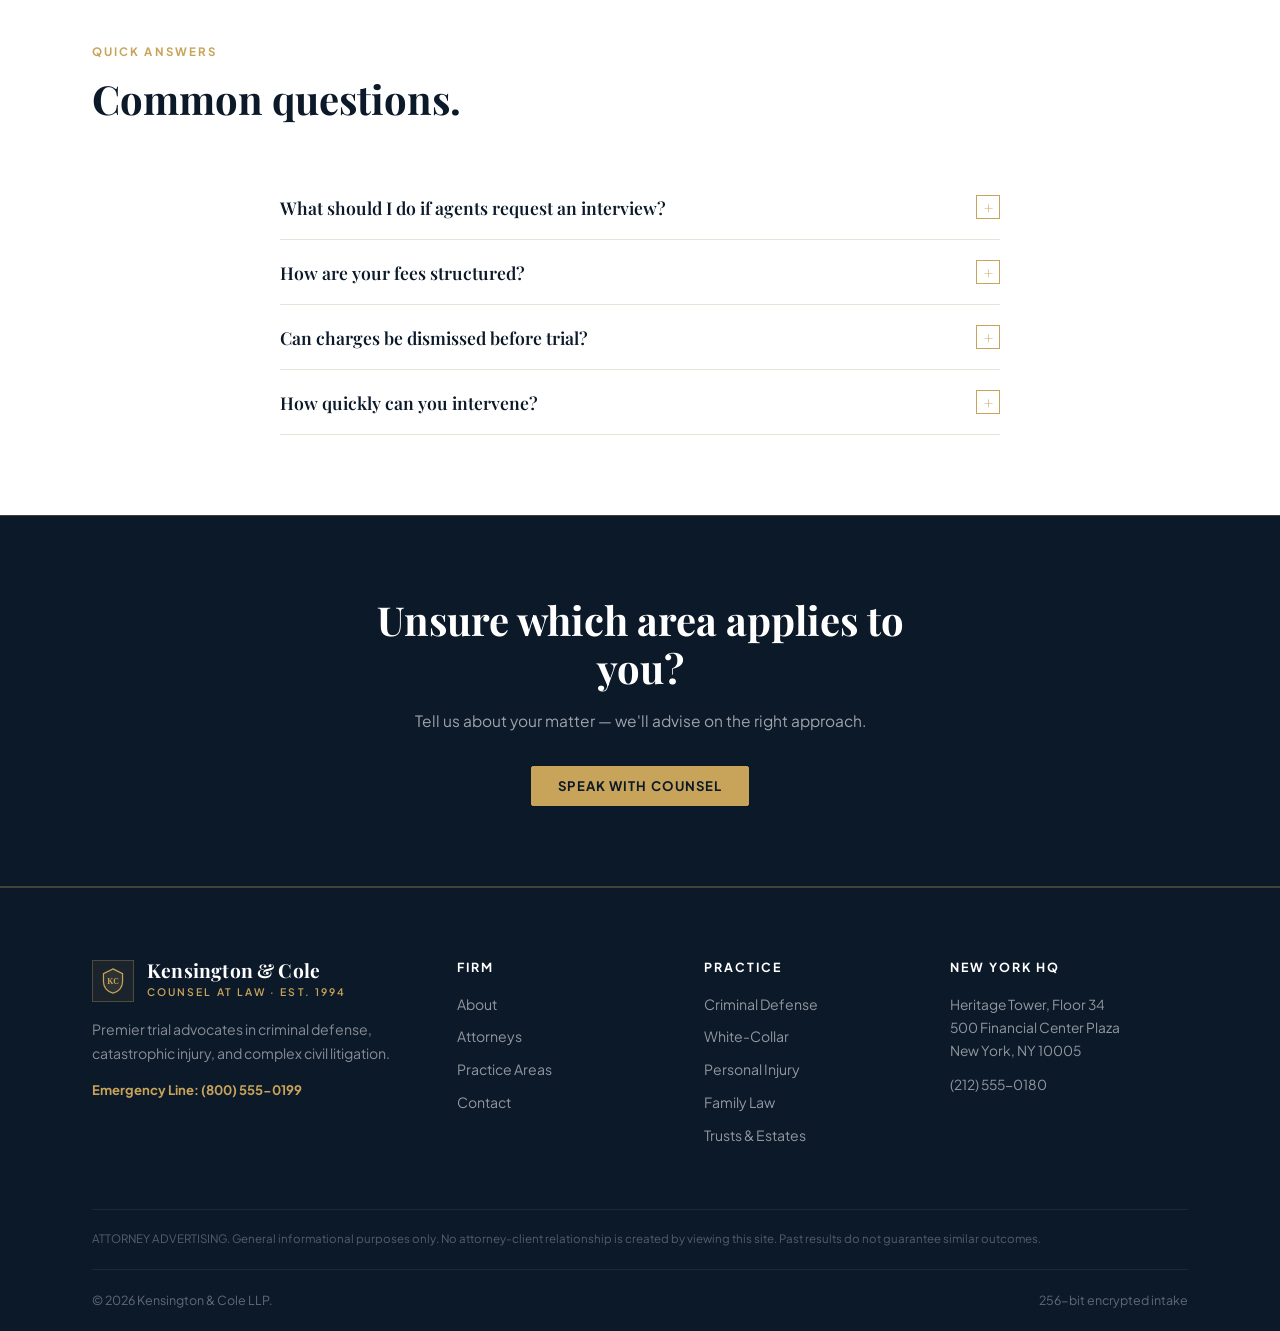
<file: practice-areas.html>
<!DOCTYPE html>
<html lang="en">
<head>
  <meta charset="UTF-8" />
  <meta name="viewport" content="width=device-width, initial-scale=1.0" />
  <title>Practice Areas — Kensington &amp; Cole LLP</title>
  <meta name="description" content="Seven focused disciplines: criminal defense, DUI, drug crimes, white-collar, personal injury, family law, and trusts &amp; estates." />
  <link rel="preconnect" href="https://fonts.googleapis.com" />
  <link rel="preconnect" href="https://fonts.gstatic.com" crossorigin />
  <link href="https://fonts.googleapis.com/css2?family=Playfair+Display:ital,wght@0,600;0,700;1,500&family=Plus+Jakarta+Sans:wght@400;500;600;700&display=swap" rel="stylesheet" />
  <link rel="stylesheet" href="assets/css/styles.css" />
</head>
<body>
  <a href="#main" class="skip-link">Skip to content</a>

  <div class="topbar">
    <div class="container topbar__inner">
      <div class="topbar__emergency">
        <span class="topbar__dot"></span>
        24/7 Defense Line &nbsp;·&nbsp;
        <a href="tel:+18005550199">(800) 555-0199</a>
      </div>
      <span>Attorney Advertising &nbsp;·&nbsp; State &amp; Federal Courts</span>
    </div>
  </div>

  <header class="header" id="header">
    <div class="container nav">
      <a class="brand" href="index.html" aria-label="Home">
        <div class="brand__crest">
          <svg viewBox="0 0 26 30" fill="none"><path d="M13 1L24 6.5V16C24 22.5 19.5 27.5 13 29C6.5 27.5 2 22.5 2 16V6.5L13 1Z" stroke="#c8a45a" stroke-width="1.4" fill="rgba(200,164,90,0.1)"/><text x="13" y="19" text-anchor="middle" font-family="Georgia,serif" font-size="9" font-weight="700" fill="#c8a45a">KC</text></svg>
        </div>
        <div>
          <div class="brand__name">Kensington &amp; Cole</div>
          <span class="brand__sub">Counsel at Law · Est. 1994</span>
        </div>
      </a>
      <nav aria-label="Main">
        <ul class="nav__links">
          <li><a href="index.html">Home</a></li>
          <li><a href="about.html">About</a></li>
          <li><a href="practice-areas.html" class="active">Practice Areas</a></li>
          <li><a href="attorneys.html">Attorneys</a></li>
          <li><a href="contact.html">Contact</a></li>
        </ul>
      </nav>
      <button class="nav__toggle" aria-label="Toggle menu" aria-expanded="false"><span></span><span></span><span></span></button>
    </div>
  </header>

  <main id="main">

    <div class="pagehero">
      <div class="container">
        <div class="crumb"><a href="index.html">Home</a> / Practice Areas</div>
        <h1>Practice Areas</h1>
        <p>Seven focused disciplines. Every case led by senior partners with proven trial records.</p>
      </div>
    </div>

    <!-- Criminal Defense heading -->
    <section class="section section--white">
      <div class="container">
        <div class="section-head">
          <span class="eyebrow">Criminal Defense</span>
          <h2>State &amp; federal representation.</h2>
          <p>From misdemeanor traffic charges to multi-count federal indictments — we prepare for trial from day one.</p>
        </div>

        <!-- Theft -->
        <div class="pa-row" id="theft">
          <img src="assets/images/pa-theft.jpg" alt="Courthouse columns" loading="lazy" />
          <div>
            <span class="eyebrow">Criminal Defense</span>
            <h2>Theft &amp; Property</h2>
            <p>Larceny, shoplifting, commercial burglary, auto theft, and receiving stolen property — state and federal.</p>
            <ul>
              <li>Grand larceny &amp; petty theft</li>
              <li>Commercial burglary &amp; breaking and entering</li>
              <li>Auto theft &amp; carjacking</li>
              <li>Receiving &amp; interstate transport</li>
            </ul>
            <a href="contact.html#intake" class="btn btn--outline-dark">Request Consultation</a>
          </div>
        </div>

        <!-- DUI -->
        <div class="pa-row pa-row--flip" id="dui">
          <img src="assets/images/pa-dui.jpg" alt="Night traffic" loading="lazy" />
          <div>
            <span class="eyebrow">Criminal Defense</span>
            <h2>DUI / DWI &amp; Traffic</h2>
            <p>Scientific cross-examination of breathalyzer results, field sobriety testing, and unlawful traffic stop challenges.</p>
            <ul>
              <li>First-offense &amp; felony DUI / DWI</li>
              <li>Chemical test refusal hearings</li>
              <li>Vehicular assault &amp; reckless driving</li>
              <li>DMV license revocation appeals</li>
            </ul>
            <a href="contact.html#intake" class="btn btn--outline-dark">Request Consultation</a>
          </div>
        </div>

        <!-- Drug -->
        <div class="pa-row" id="drug">
          <img src="assets/images/pa-drug.jpg" alt="Legal library" loading="lazy" />
          <div>
            <span class="eyebrow">Criminal Defense</span>
            <h2>Drug Crimes</h2>
            <p>From simple possession to federal trafficking conspiracies — we target Fourth Amendment violations and chain-of-custody flaws.</p>
            <ul>
              <li>Possession &amp; possession with intent</li>
              <li>Federal trafficking &amp; manufacturing</li>
              <li>Prescription fraud &amp; diversion</li>
              <li>Search warrant suppression</li>
            </ul>
            <a href="contact.html#intake" class="btn btn--outline-dark">Request Consultation</a>
          </div>
        </div>

        <!-- Cyber / White-Collar -->
        <div class="pa-row pa-row--flip" id="cyber">
          <img src="assets/images/pa-cyber.jpg" alt="Digital security" loading="lazy" />
          <div>
            <span class="eyebrow">Federal Defense</span>
            <h2>White-Collar &amp; Cybercrime</h2>
            <p>Former federal prosecutors defending wire fraud, securities violations, CFAA computer crimes, and corporate embezzlement at the grand jury stage.</p>
            <ul>
              <li>Wire, mail &amp; securities fraud</li>
              <li>CFAA &amp; unauthorized computer access</li>
              <li>Corporate embezzlement &amp; trade secrets</li>
              <li>Cryptocurrency &amp; money laundering</li>
            </ul>
            <a href="contact.html#intake" class="btn btn--outline-dark">Request Consultation</a>
          </div>
        </div>
      </div>
    </section>

    <!-- Civil Matters -->
    <section class="section section--cream">
      <div class="container">
        <div class="section-head">
          <span class="eyebrow">Civil Practice</span>
          <h2>High-value civil representation.</h2>
        </div>

        <!-- Personal Injury -->
        <div class="pa-row" id="injury">
          <img src="assets/images/pa-injury.jpg" alt="Legal documents" loading="lazy" />
          <div>
            <span class="eyebrow">Civil Litigation</span>
            <h2>Personal Injury</h2>
            <p>Over $75M recovered for injury victims. We work on contingency — no fee unless we win.</p>
            <ul>
              <li>Commercial trucking &amp; semi-truck collisions</li>
              <li>Traumatic brain injury &amp; spinal cord damage</li>
              <li>Medical malpractice &amp; surgical negligence</li>
              <li>Wrongful death</li>
            </ul>
            <a href="contact.html#intake" class="btn btn--outline-dark">Free Case Evaluation</a>
          </div>
        </div>

        <!-- Family Law -->
        <div class="pa-row pa-row--flip" id="family">
          <img src="assets/images/pa-family.jpg" alt="Private consultation" loading="lazy" />
          <div>
            <span class="eyebrow">Private Client</span>
            <h2>High-Asset Family Law</h2>
            <p>Executive divorce, corporate equity division, and contested custody handled with absolute confidentiality.</p>
            <ul>
              <li>Business valuation &amp; asset division</li>
              <li>Pre- &amp; postnuptial agreements</li>
              <li>High-conflict custody &amp; relocation</li>
              <li>Spousal support &amp; modification</li>
            </ul>
            <a href="contact.html#intake" class="btn btn--outline-dark">Request Consultation</a>
          </div>
        </div>

        <!-- Estates -->
        <div class="pa-row" id="estates">
          <img src="assets/images/pa-estates.jpg" alt="Estate planning" loading="lazy" />
          <div>
            <span class="eyebrow">Wealth &amp; Estates</span>
            <h2>Trusts &amp; Estates</h2>
            <p>Contested probate, fiduciary disputes, and multi-generational trust litigation before Chancery and Surrogate courts.</p>
            <ul>
              <li>Will contests &amp; undue influence claims</li>
              <li>Trustee removal &amp; fiduciary surcharge</li>
              <li>Asset protection trust structuring</li>
              <li>Multi-state probate administration</li>
            </ul>
            <a href="contact.html#intake" class="btn btn--outline-dark">Request Consultation</a>
          </div>
        </div>
      </div>
    </section>

    <!-- FAQ -->
    <section class="section section--white">
      <div class="container">
        <div class="section-head">
          <span class="eyebrow">Quick Answers</span>
          <h2>Common questions.</h2>
        </div>
        <div class="faq">
          <div class="faq-item">
            <button class="faq-btn" aria-expanded="false" aria-controls="faq1">
              What should I do if agents request an interview?
              <span class="faq-icon">+</span>
            </button>
            <div id="faq1" class="faq-content">
              <p>Politely decline and state: "I am invoking my Fifth Amendment right to remain silent and request my attorney from Kensington &amp; Cole be present." Say nothing further. Anything said — even attempts to explain yourself — can be used against you or form the basis of false statement charges under 18 U.S.C. § 1001.</p>
            </div>
          </div>
          <div class="faq-item">
            <button class="faq-btn" aria-expanded="false" aria-controls="faq2">
              How are your fees structured?
              <span class="faq-icon">+</span>
            </button>
            <div id="faq2" class="faq-content">
              <p>Criminal defense and white-collar matters: flat-fee or structured retainer arrangements. Personal injury: pure contingency — zero fees unless we recover for you. Family law and estate litigation: competitive senior partner hourly rates.</p>
            </div>
          </div>
          <div class="faq-item">
            <button class="faq-btn" aria-expanded="false" aria-controls="faq3">
              Can charges be dismissed before trial?
              <span class="faq-icon">+</span>
            </button>
            <div id="faq3" class="faq-content">
              <p>Yes — a significant portion of our strongest results occur in pre-trial motion practice. If evidence was seized in violation of your rights, or the grand jury received defective instructions, courts may suppress core evidence and force prosecutorial dismissal.</p>
            </div>
          </div>
          <div class="faq-item">
            <button class="faq-btn" aria-expanded="false" aria-controls="faq4">
              How quickly can you intervene?
              <span class="faq-icon">+</span>
            </button>
            <div id="faq4" class="faq-content">
              <p>Immediately. Our 24/7 defense line (800) 555-0199 connects you to a senior partner for active arrests, search warrants, or arraignments. Partners can be at police precincts or federal facilities within hours of engagement.</p>
            </div>
          </div>
        </div>
      </div>
    </section>

    <div class="cta-band">
      <div class="container">
        <h2>Unsure which area applies to you?</h2>
        <p>Tell us about your matter — we'll advise on the right approach.</p>
        <a href="contact.html#intake" class="btn btn--gold">Speak with Counsel</a>
      </div>
    </div>

  </main>

  <footer class="footer">
    <div class="container">
      <div class="footer__grid">
        <div class="footer__about">
          <div class="brand" style="margin-bottom:16px;">
            <div class="brand__crest"><svg viewBox="0 0 26 30" fill="none"><path d="M13 1L24 6.5V16C24 22.5 19.5 27.5 13 29C6.5 27.5 2 22.5 2 16V6.5L13 1Z" stroke="#c8a45a" stroke-width="1.4" fill="rgba(200,164,90,0.1)"/><text x="13" y="19" text-anchor="middle" font-family="Georgia,serif" font-size="9" font-weight="700" fill="#c8a45a">KC</text></svg></div>
            <div><div class="brand__name">Kensington &amp; Cole</div><span class="brand__sub">Counsel at Law · Est. 1994</span></div>
          </div>
          <p>Premier trial advocates in criminal defense, catastrophic injury, and complex civil litigation.</p>
          <span class="emergency">Emergency Line: (800) 555-0199</span>
        </div>
        <div>
          <h4>Firm</h4>
          <a href="about.html">About</a><a href="attorneys.html">Attorneys</a><a href="practice-areas.html">Practice Areas</a><a href="contact.html">Contact</a>
        </div>
        <div>
          <h4>Practice</h4>
          <a href="#theft">Criminal Defense</a><a href="#cyber">White-Collar</a><a href="#injury">Personal Injury</a><a href="#family">Family Law</a><a href="#estates">Trusts &amp; Estates</a>
        </div>
        <div>
          <h4>New York HQ</h4>
          <p style="font-size:.86rem;color:rgba(255,255,255,.55);line-height:1.7;margin-bottom:10px;">Heritage Tower, Floor 34<br />500 Financial Center Plaza<br />New York, NY 10005</p>
          <p style="font-size:.86rem;color:rgba(255,255,255,.55);">(212) 555-0180</p>
        </div>
      </div>
      <div class="footer__ethics">ATTORNEY ADVERTISING. General informational purposes only. No attorney-client relationship is created by viewing this site. Past results do not guarantee similar outcomes.</div>
      <div class="footer__bottom"><span>&copy; <span data-year>2026</span> Kensington &amp; Cole LLP.</span><span>256-bit encrypted intake</span></div>
    </div>
  </footer>

  <script src="assets/js/main.js"></script>
</body>
</html>
</file>
<file: assets/css/styles.css>
/* =========================================================
   Kensington & Cole LLP — Design System
   Minimalist. Authoritative. No frills.
   ========================================================= */

:root {
  --navy:        #0c1929;
  --navy-mid:    #112240;
  --navy-muted:  #1a3354;
  --navy-border: rgba(255,255,255,0.07);

  --gold:        #c8a45a;
  --gold-light:  #d9ba7c;
  --gold-dim:    rgba(200,164,90,0.22);
  --gold-line:   rgba(200,164,90,0.30);

  --cream:       #f9f6f1;
  --white:       #ffffff;
  --ink:         #0c1929;
  --text:        #4a5568;
  --text-muted:  #8392a5;
  --border:      #e8e2d9;

  --shadow-sm:   0 1px 4px rgba(0,0,0,0.06);
  --shadow-md:   0 6px 24px rgba(0,0,0,0.09);
  --shadow-lg:   0 16px 48px rgba(0,0,0,0.14);

  --r:           2px;
  --maxw:        1160px;
  --t:           0.22s ease;
}

/* ── Reset ── */
*, *::before, *::after { box-sizing: border-box; }
html { scroll-behavior: smooth; }

body {
  margin: 0;
  font-family: "Plus Jakarta Sans", system-ui, -apple-system, sans-serif;
  font-size: 16px;
  line-height: 1.7;
  color: var(--text);
  background: var(--cream);
  -webkit-font-smoothing: antialiased;
  overflow-x: hidden;
}

/* ── Typography ── */
h1, h2, h3, h4 {
  font-family: "Playfair Display", Georgia, serif;
  color: var(--ink);
  line-height: 1.2;
  margin: 0 0 .6em;
  font-weight: 700;
}
h1 { font-size: clamp(2.2rem, 5vw, 3.6rem); }
h2 { font-size: clamp(1.7rem, 3.4vw, 2.5rem); }
h3 { font-size: 1.3rem; }
h4 { font-family: "Plus Jakarta Sans", sans-serif; font-size: .8rem; font-weight: 700; letter-spacing: .14em; text-transform: uppercase; color: var(--text-muted); }

p { margin: 0 0 1rem; }
a { color: var(--gold); text-decoration: none; transition: color var(--t); }
a:hover { color: var(--gold-light); }
img { max-width: 100%; height: auto; display: block; }

/* ── Layout ── */
.container {
  width: 100%;
  max-width: var(--maxw);
  margin: 0 auto;
  padding: 0 32px;
}
.section        { padding: 80px 0; }
.section--dark  { background: var(--navy); }
.section--cream { background: var(--cream); }
.section--white { background: var(--white); }

/* ── Utility ── */
.eyebrow {
  display: block;
  font-size: .72rem;
  font-weight: 700;
  letter-spacing: .18em;
  text-transform: uppercase;
  color: var(--gold);
  margin-bottom: 14px;
}
.section-head {
  margin-bottom: 52px;
}
.section-head p {
  max-width: 540px;
  color: var(--text);
  font-size: 1.05rem;
  margin-top: .6rem;
  margin-bottom: 0;
}
.section--dark .section-head p { color: rgba(255,255,255,.6); }
.section--dark h2 { color: var(--white); }
.section--dark h3 { color: var(--white); }

/* gold rule above section heads */
.rule {
  display: block;
  width: 40px;
  height: 2px;
  background: var(--gold);
  margin: 0 0 20px;
}

/* Skip link */
.skip-link {
  position: absolute; top: -100px; left: 16px;
  background: var(--gold); color: var(--navy); padding: 10px 18px;
  font-weight: 700; z-index: 9999; border-radius: var(--r);
  transition: top .2s;
}
.skip-link:focus { top: 12px; }

/* ── Top Bar ── */
.topbar {
  background: var(--navy);
  border-bottom: 1px solid var(--navy-border);
  padding: 9px 0;
  font-size: .78rem;
  color: rgba(255,255,255,.55);
}
.topbar__inner {
  display: flex;
  justify-content: space-between;
  align-items: center;
  gap: 16px;
  flex-wrap: wrap;
}
.topbar__emergency {
  display: flex;
  align-items: center;
  gap: 10px;
  color: rgba(255,255,255,.75);
  font-weight: 600;
}
.topbar__emergency a { color: var(--gold-light); font-weight: 700; }
.topbar__dot {
  width: 6px; height: 6px; border-radius: 50%;
  background: #3ecf8e;
  box-shadow: 0 0 0 0 rgba(62,207,142,.5);
  animation: pulse 2s infinite;
}
@keyframes pulse {
  0%   { box-shadow: 0 0 0 0 rgba(62,207,142,.5); }
  70%  { box-shadow: 0 0 0 7px rgba(62,207,142,0); }
  100% { box-shadow: 0 0 0 0 rgba(62,207,142,0); }
}

/* ── Header & Nav ── */
.header {
  position: sticky;
  top: 0;
  z-index: 200;
  background: rgba(12,25,41,.95);
  backdrop-filter: blur(16px);
  -webkit-backdrop-filter: blur(16px);
  border-bottom: 1px solid var(--navy-border);
  transition: background var(--t);
}
.header--scrolled { background: rgba(7,15,27,.98); }

.nav {
  display: flex;
  align-items: center;
  justify-content: space-between;
  height: 72px;
}

/* Brand */
.brand { display: flex; align-items: center; gap: 13px; text-decoration: none; }
.brand__crest {
  width: 42px; height: 42px;
  border: 1px solid var(--gold-line);
  display: grid; place-items: center;
  background: rgba(200,164,90,.08);
  flex-shrink: 0;
}
.brand__crest svg { width: 26px; height: 26px; }
.brand__name {
  font-family: "Playfair Display", Georgia, serif;
  font-size: 1.2rem;
  font-weight: 700;
  color: #fff;
  line-height: 1.1;
  letter-spacing: .01em;
}
.brand__sub {
  font-size: .65rem;
  font-weight: 600;
  letter-spacing: .2em;
  text-transform: uppercase;
  color: var(--gold);
  display: block;
  margin-top: 2px;
}

/* Nav links */
.nav__links {
  display: flex;
  align-items: center;
  gap: 28px;
  list-style: none;
  margin: 0; padding: 0;
}
.nav__links a {
  font-size: .82rem;
  font-weight: 600;
  letter-spacing: .05em;
  text-transform: uppercase;
  color: rgba(255,255,255,.72);
  position: relative;
  padding-bottom: 4px;
}
.nav__links a::after {
  content: '';
  position: absolute;
  left: 0; bottom: 0;
  width: 0; height: 1px;
  background: var(--gold);
  transition: width var(--t);
}
.nav__links a:hover,
.nav__links a.active { color: #fff; }
.nav__links a:hover::after,
.nav__links a.active::after { width: 100%; }

.nav__toggle {
  display: none;
  background: none; border: none; cursor: pointer; padding: 6px;
}
.nav__toggle span {
  display: block; width: 22px; height: 1.5px;
  background: var(--gold); margin: 5px 0;
  transition: transform var(--t), opacity var(--t);
}

/* ── Buttons ── */
.btn {
  display: inline-flex;
  align-items: center;
  gap: 8px;
  padding: 12px 26px;
  font-size: .82rem;
  font-weight: 700;
  letter-spacing: .08em;
  text-transform: uppercase;
  border: 1px solid transparent;
  cursor: pointer;
  border-radius: var(--r);
  transition: all var(--t);
  text-decoration: none;
  line-height: 1;
  white-space: nowrap;
}
.btn--gold {
  background: var(--gold);
  color: var(--navy);
  border-color: var(--gold);
}
.btn--gold:hover {
  background: var(--gold-light);
  border-color: var(--gold-light);
  color: var(--navy);
}
.btn--ghost {
  background: transparent;
  color: rgba(255,255,255,.85);
  border-color: rgba(255,255,255,.3);
}
.btn--ghost:hover {
  border-color: rgba(255,255,255,.6);
  color: #fff;
}
.btn--outline {
  background: transparent;
  color: var(--gold);
  border-color: var(--gold);
}
.btn--outline:hover {
  background: var(--gold);
  color: var(--navy);
}
.btn--outline-dark {
  background: transparent;
  color: var(--ink);
  border-color: var(--ink);
}
.btn--outline-dark:hover {
  background: var(--ink);
  color: #fff;
}
.btn--sm { padding: 9px 18px; font-size: .76rem; }

/* ── Hero ── */
.hero {
  position: relative;
  background: var(--navy);
  color: #fff;
  padding: 120px 0 100px;
  background-image:
    linear-gradient(to bottom, rgba(12,25,41,.82) 0%, rgba(12,25,41,.96) 100%),
    url("../images/hero-firm.jpg");
  background-size: cover;
  background-position: center;
  border-bottom: 1px solid var(--gold-line);
}
.hero__inner {
  max-width: 800px;
}
.hero h1 {
  color: #fff;
  margin-bottom: 1.2rem;
}
.hero p {
  font-size: 1.1rem;
  color: rgba(255,255,255,.78);
  max-width: 560px;
  margin-bottom: 2rem;
}
.hero__actions {
  display: flex;
  flex-wrap: wrap;
  gap: 14px;
}

/* ── Trust bar ── */
.metrics {
  background: var(--navy-mid);
  border-bottom: 1px solid var(--gold-line);
}
.metrics__grid {
  display: grid;
  grid-template-columns: repeat(4,1fr);
  padding: 40px 0;
  text-align: center;
}
.metrics__item {
  padding: 0 20px;
  border-right: 1px solid var(--navy-border);
}
.metrics__item:last-child { border-right: none; }
.metrics__num {
  font-family: "Playfair Display", Georgia, serif;
  font-size: 2.4rem;
  font-weight: 700;
  color: var(--gold);
  display: block;
  line-height: 1;
  margin-bottom: 6px;
}
.metrics__label {
  font-size: .78rem;
  font-weight: 600;
  letter-spacing: .1em;
  text-transform: uppercase;
  color: rgba(255,255,255,.5);
}

/* ── Page Hero (sub-pages) ── */
.pagehero {
  background: var(--navy);
  background-image:
    linear-gradient(to bottom, rgba(12,25,41,.86) 0%, rgba(12,25,41,.97) 100%),
    url("../images/courthouse.jpg");
  background-size: cover;
  background-position: center 25%;
  padding: 90px 0 70px;
  border-bottom: 1px solid var(--gold-line);
}
.pagehero h1 { color: #fff; margin-bottom: .4rem; }
.pagehero p  { color: rgba(255,255,255,.65); font-size: 1.05rem; max-width: 560px; margin: 0; }

.crumb {
  font-size: .75rem;
  font-weight: 600;
  letter-spacing: .1em;
  text-transform: uppercase;
  color: var(--gold);
  margin-bottom: 16px;
}
.crumb a { color: rgba(255,255,255,.5); }
.crumb a:hover { color: var(--gold); }

/* ── Split layout ── */
.split {
  display: grid;
  grid-template-columns: 1fr 1fr;
  gap: 72px;
  align-items: center;
}
.split img {
  width: 100%;
  height: 460px;
  object-fit: cover;
  box-shadow: var(--shadow-lg);
}
.split--reverse > *:first-child { order: 2; }

/* ── Cards ── */
.grid-3 { display: grid; grid-template-columns: repeat(3,1fr); gap: 1px; }
.grid-4 { display: grid; grid-template-columns: repeat(4,1fr); gap: 1px; }
.grid-2 { display: grid; grid-template-columns: repeat(2,1fr); gap: 1px; }
.grid-3.gapped,
.grid-4.gapped,
.grid-2.gapped { gap: 24px; }

.card {
  background: var(--white);
  border: 1px solid var(--border);
  padding: 32px 28px;
  transition: border-color var(--t), transform var(--t);
}
.card:hover { border-color: var(--gold); transform: translateY(-2px); }

.card--dark {
  background: var(--navy-mid);
  border-color: var(--navy-border);
}
.card--dark:hover { border-color: var(--gold-line); transform: translateY(-2px); }
.card--dark h3 { color: #fff; }
.card--dark p  { color: rgba(255,255,255,.6); }

.card__icon {
  width: 44px; height: 44px;
  background: rgba(200,164,90,.1);
  display: grid; place-items: center;
  margin-bottom: 20px;
  color: var(--gold);
}
.card__icon svg { width: 22px; height: 22px; fill: currentColor; }

.card h3 { margin-bottom: .4rem; font-size: 1.15rem; }
.card p  { font-size: .92rem; color: var(--text); margin-bottom: 0; }

.card .link-more {
  display: inline-flex;
  align-items: center;
  gap: 6px;
  font-size: .76rem;
  font-weight: 700;
  letter-spacing: .08em;
  text-transform: uppercase;
  color: var(--gold);
  margin-top: 16px;
}

/* ── Practice area deep-dive rows ── */
.pa-row {
  display: grid;
  grid-template-columns: 1fr 1fr;
  gap: 64px;
  align-items: center;
  padding: 64px 0;
  border-bottom: 1px solid var(--border);
}
.pa-row:last-child { border-bottom: none; }
.pa-row--flip > *:first-child { order: 2; }

.pa-row img {
  width: 100%;
  height: 340px;
  object-fit: cover;
  box-shadow: var(--shadow-md);
}
.pa-row ul {
  list-style: none;
  padding: 0;
  margin: 16px 0 24px;
}
.pa-row ul li {
  padding: 8px 0;
  border-bottom: 1px solid var(--border);
  font-size: .92rem;
  color: var(--text);
}
.pa-row ul li:last-child { border-bottom: none; }
.pa-row h2 { font-size: clamp(1.4rem,2.5vw,1.9rem); }

/* dark variant pa-row */
.pa-row--dark { background: none; }
.pa-row--dark ul li { border-color: var(--navy-border); color: rgba(255,255,255,.65); }
.pa-row--dark h2 { color: #fff; }
.pa-row--dark p  { color: rgba(255,255,255,.65); }

/* ── Attorneys ── */
.attorney-grid { display: grid; grid-template-columns: repeat(4,1fr); gap: 1px; }

.attorney {
  background: var(--white);
  border: 1px solid var(--border);
  overflow: hidden;
  transition: border-color var(--t);
}
.attorney:hover { border-color: var(--gold); }
.attorney:hover .attorney__img img { transform: scale(1.04); }

.attorney__img {
  height: 320px;
  overflow: hidden;
}
.attorney__img img {
  width: 100%;
  height: 100%;
  object-fit: cover;
  object-position: top;
  transition: transform .5s ease;
}

.attorney__body { padding: 22px 20px; }
.attorney__body h3 { font-size: 1.15rem; margin-bottom: 2px; }
.attorney__role {
  font-size: .72rem;
  font-weight: 700;
  letter-spacing: .12em;
  text-transform: uppercase;
  color: var(--gold);
  margin-bottom: 10px;
  display: block;
}
.attorney__cred {
  font-size: .8rem;
  color: var(--text-muted);
  line-height: 1.5;
  margin-bottom: 12px;
}
.attorney__body p {
  font-size: .88rem;
  color: var(--text);
  margin: 0;
}
.attorney__link {
  display: inline-block;
  margin-top: 12px;
  font-size: .76rem;
  font-weight: 700;
  letter-spacing: .08em;
  text-transform: uppercase;
  color: var(--gold);
}

/* Full bio layout (attorneys page) */
.attorney-bio {
  display: grid;
  grid-template-columns: 340px 1fr;
  gap: 56px;
  align-items: start;
  padding: 56px 0;
  border-bottom: 1px solid var(--border);
}
.attorney-bio:last-child { border-bottom: none; }
.attorney-bio__img {
  width: 100%;
  height: 420px;
  object-fit: cover;
  object-position: top;
  box-shadow: var(--shadow-md);
}
.attorney-bio h2 { font-size: 1.8rem; margin-bottom: .2rem; }
.attorney-bio table { width: 100%; border-collapse: collapse; margin: 20px 0; }
.attorney-bio table td {
  padding: 10px 0;
  border-bottom: 1px solid var(--border);
  font-size: .88rem;
  vertical-align: top;
}
.attorney-bio table td:first-child {
  font-weight: 700;
  color: var(--ink);
  width: 130px;
  padding-right: 16px;
}

/* ── Testimonials / Quotes ── */
.quote {
  background: var(--navy-mid);
  border: 1px solid var(--navy-border);
  padding: 32px 28px;
  display: flex;
  flex-direction: column;
}
.quote__stars {
  display: flex;
  gap: 3px;
  margin-bottom: 14px;
  color: var(--gold);
}
.quote__stars svg { width: 14px; height: 14px; fill: currentColor; }
.quote p {
  font-family: "Playfair Display", Georgia, serif;
  font-style: italic;
  font-size: 1rem;
  color: rgba(255,255,255,.88);
  flex-grow: 1;
  margin-bottom: 20px;
  line-height: 1.6;
}
.quote__who { display: flex; align-items: center; gap: 12px; }
.quote__avatar {
  width: 42px; height: 42px;
  border-radius: 50%;
  object-fit: cover;
  border: 1.5px solid var(--gold-line);
  flex-shrink: 0;
}
.quote__name { color: var(--gold); font-weight: 700; font-size: .88rem; display: block; }
.quote__title { color: rgba(255,255,255,.5); font-size: .78rem; }

/* ── Case Results ── */
.results-grid { display: grid; grid-template-columns: repeat(3,1fr); gap: 1px; }
.result {
  background: var(--white);
  border: 1px solid var(--border);
  padding: 28px;
  transition: border-color var(--t);
}
.result:hover { border-color: var(--gold); }
.result__amount {
  font-family: "Playfair Display", Georgia, serif;
  font-size: 1.8rem;
  font-weight: 700;
  color: var(--navy);
  line-height: 1;
  margin-bottom: 6px;
}
.result__cat {
  font-size: .7rem;
  font-weight: 700;
  letter-spacing: .12em;
  text-transform: uppercase;
  color: var(--gold);
  margin-bottom: 12px;
}
.result__title {
  font-family: "Playfair Display", Georgia, serif;
  font-size: 1rem;
  color: var(--ink);
  margin-bottom: 8px;
  font-weight: 600;
}
.result__desc { font-size: .84rem; color: var(--text); margin-bottom: 14px; line-height: 1.5; }
.result__court { font-size: .74rem; color: var(--text-muted); font-style: italic; }

/* ── Office cards ── */
.offices-grid { display: grid; grid-template-columns: repeat(3,1fr); gap: 1px; }
.office {
  background: var(--navy-mid);
  border: 1px solid var(--navy-border);
  overflow: hidden;
  transition: border-color var(--t);
}
.office:hover { border-color: var(--gold-line); }
.office:hover .office__img img { transform: scale(1.04); }
.office__img { height: 220px; overflow: hidden; }
.office__img img { width: 100%; height: 100%; object-fit: cover; transition: transform .5s ease; }
.office__body { padding: 24px 22px; }
.office__body h3 { color: #fff; font-size: 1.1rem; margin-bottom: 8px; }
.office address { font-style: normal; font-size: .85rem; color: rgba(255,255,255,.6); line-height: 1.6; margin-bottom: 14px; }
.office__hours { font-size: .76rem; font-weight: 600; letter-spacing: .08em; text-transform: uppercase; color: var(--gold); display: block; margin-bottom: 16px; }

/* ── CTA Banner ── */
.cta-band {
  background: var(--navy);
  border-top: 1px solid var(--gold-line);
  border-bottom: 1px solid var(--gold-line);
  padding: 80px 0;
  text-align: center;
}
.cta-band h2 { color: #fff; max-width: 600px; margin: 0 auto 1rem; }
.cta-band p  { color: rgba(255,255,255,.6); max-width: 480px; margin: 0 auto 2rem; font-size: .97rem; }

/* ── Contact page ── */
.contact-layout {
  display: grid;
  grid-template-columns: 1fr 380px;
  gap: 60px;
  align-items: start;
}

.form-card {
  background: var(--white);
  border: 1px solid var(--border);
  padding: 40px;
}
.form-card h2 { font-size: 1.7rem; margin-bottom: .4rem; }
.form-card > p { font-size: .88rem; color: var(--text-muted); margin-bottom: 28px; }

.field { margin-bottom: 18px; }
.field label {
  display: block;
  font-size: .76rem;
  font-weight: 700;
  letter-spacing: .08em;
  text-transform: uppercase;
  color: var(--ink);
  margin-bottom: 6px;
}
.field input,
.field textarea,
.field select {
  width: 100%;
  padding: 11px 14px;
  border: 1px solid var(--border);
  font-family: inherit;
  font-size: .93rem;
  color: var(--ink);
  background: var(--white);
  border-radius: var(--r);
  outline: none;
  transition: border-color var(--t), box-shadow var(--t);
  appearance: none;
}
.field input:focus,
.field textarea:focus,
.field select:focus {
  border-color: var(--gold);
  box-shadow: 0 0 0 3px rgba(200,164,90,.15);
}
.field-row { display: grid; grid-template-columns: 1fr 1fr; gap: 16px; }

.field-check {
  display: flex;
  gap: 10px;
  align-items: flex-start;
  margin: 18px 0;
}
.field-check input { margin-top: 3px; accent-color: var(--gold); }
.field-check label { font-size: .8rem; color: var(--text); line-height: 1.5; }

.form-note {
  font-size: .75rem;
  color: var(--text-muted);
  margin-top: 12px;
  line-height: 1.5;
}
.form-msg {
  display: none;
  margin-top: 16px;
  padding: 14px 16px;
  border: 1px solid #5cb88c;
  background: rgba(92,184,140,.08);
  color: #276749;
  font-size: .88rem;
  font-weight: 600;
  border-radius: var(--r);
}
.form-msg.show { display: block; }

/* Contact sidebar */
.contact-sidebar {
  background: var(--navy);
  border: 1px solid var(--navy-border);
  padding: 36px;
  color: rgba(255,255,255,.72);
}
.contact-sidebar h3 { color: #fff; font-size: 1.3rem; margin-bottom: 24px; }
.contact-row {
  display: flex;
  gap: 14px;
  margin-bottom: 22px;
}
.contact-row__icon {
  width: 36px; height: 36px;
  background: rgba(200,164,90,.1);
  display: grid; place-items: center;
  flex-shrink: 0;
  color: var(--gold);
}
.contact-row__icon svg { width: 18px; height: 18px; fill: currentColor; }
.contact-row strong { display: block; color: #fff; font-size: .88rem; margin-bottom: 2px; }
.contact-row span,
.contact-row a { font-size: .84rem; color: rgba(255,255,255,.6); display: block; }
.contact-row a:hover { color: var(--gold); }

.map-placeholder {
  margin-top: 28px;
  height: 160px;
  background: var(--navy-muted);
  border: 1px solid var(--navy-border);
  display: flex;
  flex-direction: column;
  align-items: center;
  justify-content: center;
  gap: 10px;
  color: rgba(255,255,255,.4);
  font-size: .82rem;
}
.map-placeholder svg { width: 28px; height: 28px; fill: var(--gold); opacity: .6; }

/* ── Modal ── */
.modal-overlay {
  position: fixed; inset: 0;
  background: rgba(7,15,27,.8);
  backdrop-filter: blur(10px);
  -webkit-backdrop-filter: blur(10px);
  z-index: 1000;
  display: flex;
  align-items: center;
  justify-content: center;
  padding: 20px;
  opacity: 0;
  pointer-events: none;
  transition: opacity .22s ease;
}
.modal-overlay.active { opacity: 1; pointer-events: auto; }

.modal {
  background: var(--white);
  width: 100%;
  max-width: 580px;
  max-height: 92vh;
  overflow-y: auto;
  padding: 40px;
  position: relative;
  transform: translateY(18px);
  transition: transform .22s ease;
}
.modal-overlay.active .modal { transform: translateY(0); }

.modal-close {
  position: absolute; top: 16px; right: 16px;
  background: none; border: none; cursor: pointer;
  width: 32px; height: 32px;
  display: grid; place-items: center;
  color: var(--text-muted);
  font-size: 1.3rem;
  line-height: 1;
}
.modal-close:hover { color: var(--ink); }

.modal h2 { font-size: 1.6rem; margin-bottom: .3rem; }
.modal > p { font-size: .86rem; color: var(--text-muted); margin-bottom: 24px; }

/* ── FAQ Accordion ── */
.faq { max-width: 720px; margin: 0 auto; }
.faq-item { border-bottom: 1px solid var(--border); }
.section--dark .faq-item { border-color: var(--navy-border); }
.faq-btn {
  width: 100%; background: none; border: none;
  text-align: left;
  display: flex;
  justify-content: space-between;
  align-items: center;
  gap: 16px;
  padding: 20px 0;
  font-family: "Playfair Display", Georgia, serif;
  font-size: 1.1rem;
  font-weight: 600;
  color: var(--ink);
  cursor: pointer;
  transition: color var(--t);
}
.section--dark .faq-btn { color: #fff; }
.faq-btn:hover { color: var(--gold); }
.faq-icon {
  width: 24px; height: 24px; flex-shrink: 0;
  border: 1px solid var(--gold);
  display: grid; place-items: center;
  font-size: 1rem; color: var(--gold);
  transition: transform var(--t);
}
.faq-btn[aria-expanded="true"] .faq-icon { transform: rotate(45deg); }
.faq-content {
  max-height: 0; overflow: hidden;
  transition: max-height .3s ease;
}
.faq-content p {
  padding-bottom: 20px;
  font-size: .93rem;
  color: var(--text);
}
.section--dark .faq-content p { color: rgba(255,255,255,.65); }

/* ── Filter tabs ── */
.filter-bar {
  display: flex;
  gap: 8px;
  flex-wrap: wrap;
  margin-bottom: 36px;
}
.filter-btn {
  background: none;
  border: 1px solid var(--border);
  padding: 7px 16px;
  font-size: .76rem;
  font-weight: 700;
  letter-spacing: .08em;
  text-transform: uppercase;
  color: var(--text);
  cursor: pointer;
  border-radius: var(--r);
  transition: all var(--t);
}
.filter-btn:hover,
.filter-btn.active {
  background: var(--gold);
  border-color: var(--gold);
  color: var(--navy);
}

/* ── Feature list ── */
.feat-list {
  list-style: none;
  padding: 0;
  margin: 20px 0;
}
.feat-list li {
  padding: 9px 0 9px 26px;
  border-bottom: 1px solid var(--border);
  font-size: .92rem;
  color: var(--text);
  position: relative;
}
.feat-list li:last-child { border-bottom: none; }
.feat-list li::before {
  content: '';
  position: absolute; left: 0; top: 50%;
  transform: translateY(-50%);
  width: 10px; height: 1px;
  background: var(--gold);
}

/* ── Footer ── */
.footer {
  background: var(--navy);
  border-top: 1px solid var(--gold-line);
  padding: 72px 0 0;
}
.footer__grid {
  display: grid;
  grid-template-columns: 1.6fr 1fr 1fr 1.2fr;
  gap: 48px;
  padding-bottom: 52px;
  border-bottom: 1px solid var(--navy-border);
}
.footer h4 {
  color: #fff;
  margin-bottom: 18px;
  font-size: .78rem;
  letter-spacing: .16em;
}
.footer a {
  display: block;
  font-size: .88rem;
  color: rgba(255,255,255,.55);
  margin-bottom: 9px;
  transition: color var(--t);
}
.footer a:hover { color: var(--gold); }

.footer__about p {
  font-size: .88rem;
  color: rgba(255,255,255,.5);
  line-height: 1.7;
  margin: 0;
}
.footer__about .emergency {
  font-size: .82rem;
  font-weight: 700;
  color: var(--gold);
  margin-top: 14px;
  display: block;
}

.footer__ethics {
  padding: 20px 0;
  font-size: .72rem;
  line-height: 1.6;
  color: rgba(255,255,255,.3);
  border-bottom: 1px solid var(--navy-border);
}

.footer__bottom {
  display: flex;
  justify-content: space-between;
  align-items: center;
  flex-wrap: wrap;
  gap: 12px;
  padding: 20px 0;
  font-size: .78rem;
  color: rgba(255,255,255,.35);
}

/* ── Responsive ── */
@media (max-width: 1024px) {
  .metrics__grid  { grid-template-columns: repeat(2,1fr); }
  .metrics__item:nth-child(2) { border-right: none; }
  .grid-3 { grid-template-columns: repeat(2,1fr); }
  .grid-4 { grid-template-columns: repeat(2,1fr); }
  .attorney-grid  { grid-template-columns: repeat(2,1fr); }
  .results-grid   { grid-template-columns: repeat(2,1fr); }
  .offices-grid   { grid-template-columns: repeat(2,1fr); }
  .footer__grid   { grid-template-columns: repeat(2,1fr); }
  .split          { grid-template-columns: 1fr; gap: 36px; }
  .split img      { height: 360px; }
  .split--reverse > *:first-child { order: 0; }
  .pa-row         { grid-template-columns: 1fr; gap: 32px; }
  .pa-row--flip > *:first-child { order: 0; }
  .attorney-bio   { grid-template-columns: 1fr; }
  .attorney-bio__img { max-height: 360px; }
  .contact-layout { grid-template-columns: 1fr; }
}

@media (max-width: 768px) {
  .topbar { display: none; }
  .container { padding: 0 20px; }
  .section { padding: 56px 0; }
  .hero { padding: 80px 0 72px; }
  .pagehero { padding: 64px 0 50px; }

  .nav__links {
    position: fixed; top: 72px; left: 0; right: 0;
    background: var(--navy); border-bottom: 1px solid var(--gold-line);
    flex-direction: column; padding: 28px 24px; gap: 18px;
    transform: translateY(-110%); opacity: 0; pointer-events: none;
    transition: transform .28s ease, opacity .28s ease;
    z-index: 199;
  }
  .nav__links.open {
    transform: translateY(0); opacity: 1; pointer-events: auto;
  }
  .nav__toggle { display: flex; flex-direction: column; }
  

  .grid-3, .grid-4, .grid-2,
  .results-grid, .offices-grid,
  .attorney-grid { grid-template-columns: 1fr; }

  .footer__grid { grid-template-columns: 1fr; gap: 32px; }
  .metrics__grid { grid-template-columns: 1fr 1fr; }

  .hero__actions { flex-direction: column; align-items: flex-start; }
  .field-row { grid-template-columns: 1fr; }
  .contact-layout { gap: 36px; }
  .cta-band { padding: 56px 0; }
}
</file>
